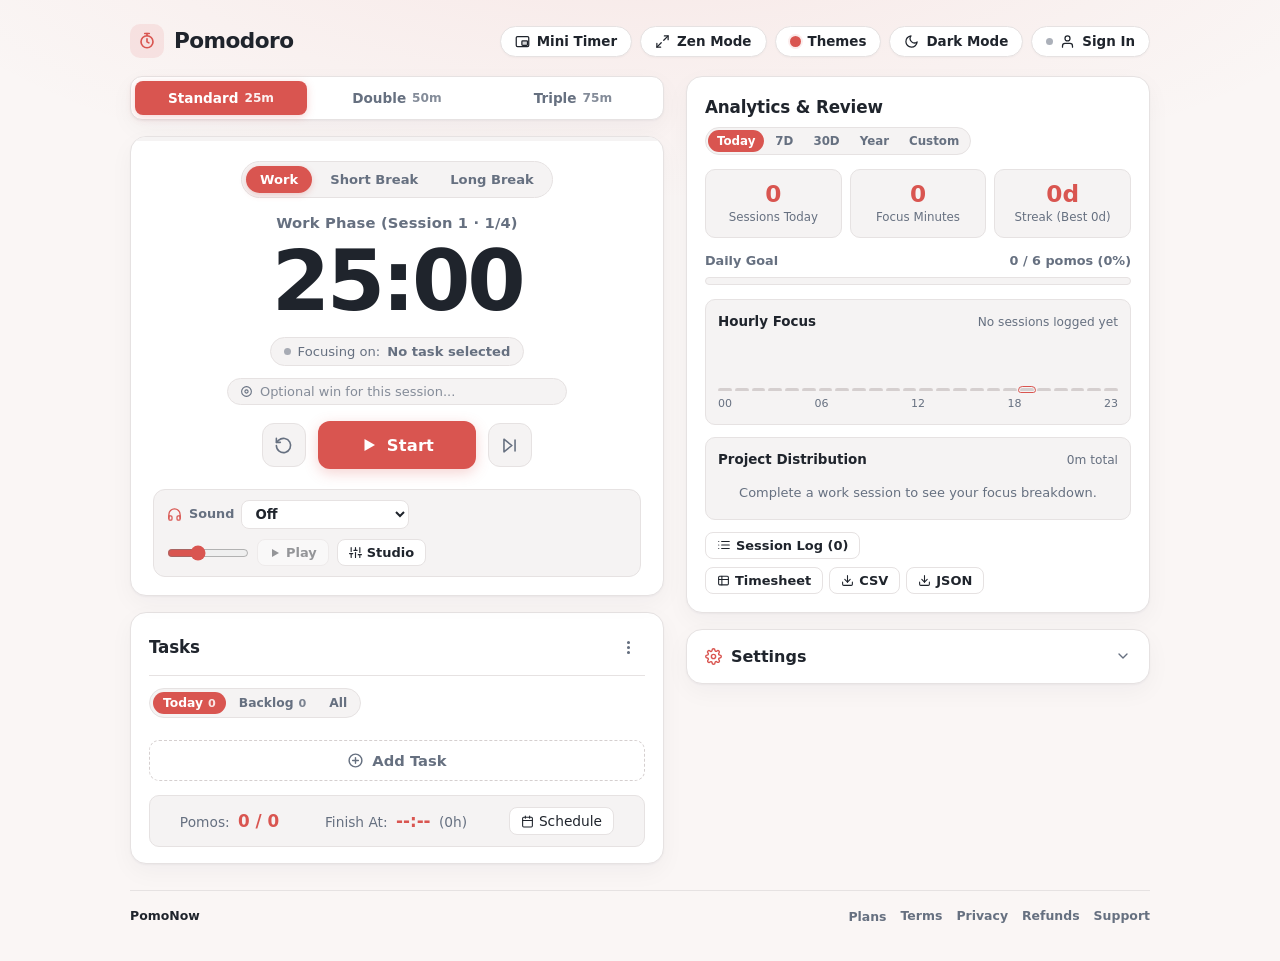
<file: index.html>
<!DOCTYPE html>
<html lang="en" data-theme="light" data-phase="work" data-palette="classic" data-timer-layout="clean" data-timer-font="sans" data-backdrop="glow" data-density="comfortable" data-motion="full">
<head>
  <meta charset="UTF-8">
  <meta name="viewport" content="width=device-width, initial-scale=1.0">
  <title>Pomodoro Clock</title>
  <link id="app-favicon" rel="icon" type="image/png" href="">
  <link rel="stylesheet" href="style.css">
</head>
<body>
  <div class="app-wrapper">
    <header class="app-header">
      <div class="brand">
        <span class="brand-mark" aria-hidden="true">
          <svg width="18" height="18" viewBox="0 0 24 24" fill="none" stroke="currentColor" stroke-width="2.2" stroke-linecap="round" stroke-linejoin="round">
            <circle cx="12" cy="13" r="8"></circle>
            <path d="M12 9v4l2.5 1.5"></path>
            <path d="M9 2h6"></path>
            <path d="M12 2v3"></path>
          </svg>
        </span>
        <h1>Pomodoro</h1>
      </div>
      <div class="header-controls">
        <button type="button" id="btn-pip-timer" class="header-pill-btn" data-pro-feature="mini-timer" title="Pop out Always-on-Top Mini Timer" aria-label="Pop out Mini Timer" aria-pressed="false">
          <span class="btn-icon" aria-hidden="true">
            <svg width="15" height="15" viewBox="0 0 24 24" fill="none" stroke="currentColor" stroke-width="2" stroke-linecap="round" stroke-linejoin="round">
              <rect x="2" y="4" width="20" height="16" rx="2"></rect>
              <rect x="11" y="11" width="9" height="7" rx="1.2" fill="currentColor" fill-opacity="0.2"></rect>
            </svg>
          </span>
          <span class="hide-on-mobile">Mini Timer</span>
        </button>
        <button type="button" id="btn-zen-mode" class="header-pill-btn" data-pro-feature="zen-mode" title="Enter Zen Focus Mode (Z)" aria-label="Enter Zen Focus Mode" aria-pressed="false">
          <span class="btn-icon" aria-hidden="true">
            <svg width="15" height="15" viewBox="0 0 24 24" fill="none" stroke="currentColor" stroke-width="2" stroke-linecap="round" stroke-linejoin="round">
              <polyline points="15 3 21 3 21 9"></polyline>
              <polyline points="9 21 3 21 3 15"></polyline>
              <line x1="21" y1="3" x2="14" y2="10"></line>
              <line x1="3" y1="21" x2="10" y2="14"></line>
            </svg>
          </span>
          <span class="hide-on-mobile">Zen Mode</span>
        </button>
        <button type="button" id="btn-appearance" class="header-pill-btn" title="Customize Themes &amp; Visuals" aria-label="Customize Themes &amp; Visuals">
          <span id="appearance-swatch-dot" class="appearance-swatch-dot" aria-hidden="true"></span>
          <span class="hide-on-mobile">Themes</span>
        </button>
        <button type="button" id="theme-toggle" class="header-pill-btn" title="Toggle Dark/Light Theme">
          <span id="theme-toggle-icon" class="btn-icon" aria-hidden="true">
            <svg width="15" height="15" viewBox="0 0 24 24" fill="none" stroke="currentColor" stroke-width="2" stroke-linecap="round" stroke-linejoin="round">
              <path d="M21 12.79A9 9 0 1 1 11.21 3 7 7 0 0 0 21 12.79z"></path>
            </svg>
          </span>
          <span id="theme-toggle-label" class="hide-on-mobile">Dark Mode</span>
        </button>
        <button type="button" id="btn-account" class="header-pill-btn account-pill-btn" title="Account, Cloud Sync &amp; Plan" aria-label="Account and Cloud Sync">
          <span id="account-status-dot" class="account-status-dot" aria-hidden="true"></span>
          <span class="btn-icon" aria-hidden="true">
            <svg width="15" height="15" viewBox="0 0 24 24" fill="none" stroke="currentColor" stroke-width="2" stroke-linecap="round" stroke-linejoin="round">
              <path d="M20 21v-2a4 4 0 0 0-4-4H8a4 4 0 0 0-4 4v2"></path>
              <circle cx="12" cy="7" r="4"></circle>
            </svg>
          </span>
          <span id="account-btn-label" class="hide-on-mobile">Sign In</span>
        </button>
      </div>
    </header>

    <main class="dashboard-grid">
      <div class="primary-column">
        <div class="intensity-modes" role="group" aria-label="Intensity Presets">
          <button type="button" class="mode-btn active" data-intensity="1" title="Standard: 25m Work / 5m Break">
            <span class="mode-name">Standard</span>
            <span class="mode-time">25m</span>
          </button>
          <button type="button" class="mode-btn" data-intensity="2" title="Double: 50m Work / 10m Break">
            <span class="mode-name">Double</span>
            <span class="mode-time">50m</span>
          </button>
          <button type="button" class="mode-btn" data-intensity="3" title="Triple: 75m Work / 15m Break">
            <span class="mode-name">Triple</span>
            <span class="mode-time">75m</span>
          </button>
        </div>

        <section class="timer-card">
          <div class="timer-progress-track">
            <div id="timer-progress-bar" class="timer-progress-bar"></div>
          </div>

          <div class="phase-tabs" role="tablist" aria-label="Timer Phase">
            <button type="button" class="phase-tab active" role="tab" aria-selected="true" data-phase="work">Work</button>
            <button type="button" class="phase-tab" role="tab" aria-selected="false" data-phase="shortBreak">Short Break</button>
            <button type="button" class="phase-tab" role="tab" aria-selected="false" data-phase="longBreak">Long Break</button>
          </div>

          <h2 id="timer-phase">Work Phase (Session 1 · 1/4)</h2>
          <div id="timer-clock-wrap" class="timer-clock-wrap">
            <svg id="timer-ring-svg" class="timer-ring-svg" viewBox="0 0 240 240" aria-hidden="true">
              <circle class="timer-ring-track" cx="120" cy="120" r="106"></circle>
              <circle id="timer-ring-progress" class="timer-ring-progress" cx="120" cy="120" r="106"></circle>
            </svg>
            <div class="time-display" id="time-display">25:00</div>
          </div>

          <button type="button" id="active-task-badge" class="active-task-pill is-empty" title="Active focus task">
            <span class="active-task-dot" aria-hidden="true"></span>
            <span class="active-task-prefix">Focusing on:</span>
            <span id="active-task-name" class="active-task-name">No task selected</span>
          </button>

          <div id="session-intent-wrap" class="session-intent-wrap">
            <span class="session-intent-icon" aria-hidden="true">
              <svg width="13" height="13" viewBox="0 0 24 24" fill="none" stroke="currentColor" stroke-width="2" stroke-linecap="round" stroke-linejoin="round">
                <circle cx="12" cy="12" r="9"></circle>
                <circle cx="12" cy="12" r="3"></circle>
              </svg>
            </span>
            <input type="text" id="session-intent-input" class="session-intent-input" maxlength="90" placeholder="Optional win for this session..." aria-label="Session intent" autocomplete="off">
            <button type="button" id="btn-clear-intent" class="session-intent-clear hidden" title="Clear session intent" aria-label="Clear session intent">
              <svg width="12" height="12" viewBox="0 0 24 24" fill="none" stroke="currentColor" stroke-width="2.2" stroke-linecap="round" stroke-linejoin="round" aria-hidden="true">
                <line x1="18" y1="6" x2="6" y2="18"></line>
                <line x1="6" y1="6" x2="18" y2="18"></line>
              </svg>
            </button>
          </div>

          <div class="timer-controls">
            <button type="button" id="btn-reset" class="icon-control-btn" title="Reset current phase" aria-label="Reset current phase">
              <svg width="19" height="19" viewBox="0 0 24 24" fill="none" stroke="currentColor" stroke-width="2" stroke-linecap="round" stroke-linejoin="round" aria-hidden="true">
                <path d="M3 12a9 9 0 1 0 3-6.7L3 8"></path>
                <path d="M3 3v5h5"></path>
              </svg>
            </button>
            <button type="button" id="btn-toggle-timer" class="primary-timer-btn" title="Start Timer (Space)" aria-pressed="false">
              <span id="timer-toggle-icon" class="btn-icon" aria-hidden="true">
                <svg width="18" height="18" viewBox="0 0 24 24" fill="currentColor" stroke="none">
                  <polygon points="6 4 20 12 6 20 6 4"></polygon>
                </svg>
              </span>
              <span id="timer-toggle-label">Start</span>
            </button>
            <button type="button" id="btn-skip" class="icon-control-btn" title="Skip to next phase" aria-label="Skip to next phase">
              <svg width="19" height="19" viewBox="0 0 24 24" fill="none" stroke="currentColor" stroke-width="2" stroke-linecap="round" stroke-linejoin="round" aria-hidden="true">
                <polygon points="5 4 15 12 5 20 5 4"></polygon>
                <line x1="19" y1="5" x2="19" y2="19"></line>
              </svg>
            </button>
          </div>

          <div id="pip-status-msg" class="inline-info-pill hidden" role="status" aria-live="polite"></div>
          <div id="focus-checkin-banner" class="focus-checkin-card hidden" aria-live="polite"></div>
          <div id="break-recovery-card" class="break-recovery-card hidden" aria-live="polite"></div>

          <div class="ambient-bar" aria-label="Sound Studio Controls">
            <div class="ambient-select-group">
              <span class="ambient-icon" aria-hidden="true">
                <svg width="15" height="15" viewBox="0 0 24 24" fill="none" stroke="currentColor" stroke-width="2" stroke-linecap="round" stroke-linejoin="round">
                  <path d="M3 18v-6a9 9 0 0 1 18 0v6"></path>
                  <path d="M21 19a2 2 0 0 1-2 2h-1a2 2 0 0 1-2-2v-3a2 2 0 0 1 2-2h3z"></path>
                  <path d="M3 19a2 2 0 0 0 2 2h1a2 2 0 0 0 2-2v-3a2 2 0 0 0-2-2H3z"></path>
                </svg>
              </span>
              <label for="ambient-select" class="ambient-label">Sound</label>
              <select id="ambient-select" class="ambient-select" title="Choose soundscape or preset">
                <option value="off">Off</option>
              </select>
            </div>
            <div class="ambient-controls-group">
              <input type="range" id="ambient-volume" min="0" max="1" step="0.05" value="0.35" title="Master ambient volume" aria-label="Master ambient volume">
              <button type="button" id="btn-ambient-toggle" class="small-btn ambient-play-btn" disabled>
                <span id="ambient-toggle-icon" class="btn-icon" aria-hidden="true">
                  <svg width="12" height="12" viewBox="0 0 24 24" fill="currentColor" stroke="none">
                    <polygon points="6 4 20 12 6 20 6 4"></polygon>
                  </svg>
                </span>
                <span id="ambient-toggle-label">Play</span>
              </button>
              <button type="button" id="btn-sound-studio" class="small-btn icon-label-btn studio-toggle-btn" data-pro-feature="sound-studio" title="Open Sound Studio multi-layer mixer" aria-expanded="false" aria-controls="sound-studio-panel">
                <svg width="13" height="13" viewBox="0 0 24 24" fill="none" stroke="currentColor" stroke-width="2.1" stroke-linecap="round" stroke-linejoin="round" aria-hidden="true">
                  <line x1="4" y1="21" x2="4" y2="14"></line>
                  <line x1="4" y1="10" x2="4" y2="3"></line>
                  <line x1="12" y1="21" x2="12" y2="12"></line>
                  <line x1="12" y1="8" x2="12" y2="3"></line>
                  <line x1="20" y1="21" x2="20" y2="16"></line>
                  <line x1="20" y1="12" x2="20" y2="3"></line>
                  <line x1="1" y1="14" x2="7" y2="14"></line>
                  <line x1="9" y1="8" x2="15" y2="8"></line>
                  <line x1="17" y1="16" x2="23" y2="16"></line>
                </svg>
                <span>Studio</span>
                <span id="studio-layer-badge" class="studio-layer-badge hidden">0</span>
              </button>
            </div>
          </div>

          <div id="sound-studio-panel" class="sound-studio-panel hidden" aria-label="Sound Studio Mixer">
            <div class="studio-header">
              <span class="studio-title">Sound Studio Mixer</span>
              <div class="studio-header-actions">
                <button type="button" id="btn-studio-save-preset" class="small-btn" title="Save current mix as a preset">+ Save Mix</button>
                <button type="button" id="btn-studio-clear" class="small-btn" title="Turn off all layers">Clear</button>
              </div>
            </div>

            <div id="studio-save-row" class="studio-save-row hidden">
              <input type="text" id="studio-preset-name" class="studio-preset-input" maxlength="28" placeholder="Preset name (e.g. Late Night)" autocomplete="off">
              <button type="button" id="btn-studio-confirm-save" class="solid-btn studio-save-confirm">Save</button>
              <button type="button" id="btn-studio-cancel-save" class="text-btn studio-save-cancel">Cancel</button>
            </div>

            <div id="studio-presets-row" class="studio-presets-row" aria-label="Audio Presets"></div>
            <div id="studio-mixer-grid" class="studio-mixer-grid"></div>
          </div>
        </section>

        <section class="task-section">
          <div class="task-header-main">
            <div class="task-header-left">
              <h3>Tasks</h3>
              <select id="project-filter" class="project-filter hidden" aria-label="Filter tasks by project" title="Filter by project">
                <option value="">All Projects</option>
              </select>
            </div>
            <div class="dropdown-wrapper">
              <button type="button" id="btn-task-options" class="task-opt-btn" title="Task Options" aria-label="Task Options">
                <svg width="17" height="17" viewBox="0 0 24 24" fill="none" stroke="currentColor" stroke-width="2" stroke-linecap="round" stroke-linejoin="round" aria-hidden="true">
                  <circle cx="12" cy="5" r="1.2" fill="currentColor"></circle>
                  <circle cx="12" cy="12" r="1.2" fill="currentColor"></circle>
                  <circle cx="12" cy="19" r="1.2" fill="currentColor"></circle>
                </svg>
              </button>
              <ul id="task-dropdown-menu" class="task-dropdown-menu hidden">
                <li id="menu-clear-finished">
                  <svg width="15" height="15" viewBox="0 0 24 24" fill="none" stroke="currentColor" stroke-width="2" stroke-linecap="round" stroke-linejoin="round" aria-hidden="true">
                    <polyline points="9 11 12 14 22 4"></polyline>
                    <path d="M21 12v7a2 2 0 0 1-2 2H5a2 2 0 0 1-2-2V5a2 2 0 0 1 2-2h11"></path>
                  </svg>
                  <span>Clear Finished Tasks</span>
                </li>
                <li id="menu-clear-act">
                  <svg width="15" height="15" viewBox="0 0 24 24" fill="none" stroke="currentColor" stroke-width="2" stroke-linecap="round" stroke-linejoin="round" aria-hidden="true">
                    <path d="M3 12a9 9 0 1 0 3-6.7L3 8"></path>
                    <path d="M3 3v5h5"></path>
                  </svg>
                  <span>Reset Task Count</span>
                </li>
                <li id="menu-uncheck-all">
                  <svg width="15" height="15" viewBox="0 0 24 24" fill="none" stroke="currentColor" stroke-width="2" stroke-linecap="round" stroke-linejoin="round" aria-hidden="true">
                    <circle cx="12" cy="12" r="9"></circle>
                    <path d="M9 12l2 2 4-4"></path>
                  </svg>
                  <span>Uncheck All Tasks</span>
                </li>
                <li id="menu-delete-all" class="menu-item-danger">
                  <svg width="15" height="15" viewBox="0 0 24 24" fill="none" stroke="currentColor" stroke-width="2" stroke-linecap="round" stroke-linejoin="round" aria-hidden="true">
                    <polyline points="3 6 5 6 21 6"></polyline>
                    <path d="M19 6l-1 14a2 2 0 0 1-2 2H8a2 2 0 0 1-2-2L5 6"></path>
                    <path d="M10 11v6"></path>
                    <path d="M14 11v6"></path>
                    <path d="M9 6V4a1 1 0 0 1 1-1h4a1 1 0 0 1 1 1v2"></path>
                  </svg>
                  <span>Delete All Tasks</span>
                </li>
                <li id="menu-reset-all" class="menu-item-danger">
                  <svg width="15" height="15" viewBox="0 0 24 24" fill="none" stroke="currentColor" stroke-width="2" stroke-linecap="round" stroke-linejoin="round" aria-hidden="true">
                    <path d="M10.29 3.86L1.82 18a2 2 0 0 0 1.71 3h16.94a2 2 0 0 0 1.71-3L13.71 3.86a2 2 0 0 0-3.42 0z"></path>
                    <line x1="12" y1="9" x2="12" y2="13"></line>
                    <line x1="12" y1="17" x2="12.01" y2="17"></line>
                  </svg>
                  <span>Reset All (Total)</span>
                </li>
              </ul>
            </div>
          </div>

          <div class="task-bucket-tabs" role="tablist" aria-label="Task Plan View">
            <button type="button" class="task-bucket-tab active" role="tab" aria-selected="true" data-bucket="today">Today <span id="bucket-count-today" class="bucket-count">0</span></button>
            <button type="button" class="task-bucket-tab" role="tab" aria-selected="false" data-bucket="backlog" data-pro-feature="backlog">Backlog <span id="bucket-count-backlog" class="bucket-count">0</span></button>
            <button type="button" class="task-bucket-tab" role="tab" aria-selected="false" data-bucket="all" data-pro-feature="backlog">All</button>
          </div>

          <ul id="task-list" class="task-list"></ul>

          <button type="button" id="btn-show-add-task" class="dashed-btn">
            <svg width="17" height="17" viewBox="0 0 24 24" fill="none" stroke="currentColor" stroke-width="2" stroke-linecap="round" stroke-linejoin="round" aria-hidden="true">
              <circle cx="12" cy="12" r="9"></circle>
              <line x1="12" y1="8" x2="12" y2="16"></line>
              <line x1="8" y1="12" x2="16" y2="12"></line>
            </svg>
            <span>Add Task</span>
          </button>

          <div id="add-task-container" class="add-task-container hidden">
            <input type="text" id="task-title" class="task-title-input" placeholder="What are you working on?" autocomplete="off" required>

            <div class="task-form-details">
              <div class="task-planning-row">
                <div class="est-pomo-wrapper">
                  <label for="task-est">Est Pomodoros</label>
                  <input type="number" id="task-est" class="task-est-input" min="1" step="1" placeholder="1" title="Optional">
                </div>
                <div class="est-pomo-wrapper">
                  <label for="task-bucket">Plan</label>
                  <select id="task-bucket" class="settings-select task-plan-select" title="Assign to Today or Backlog">
                    <option value="today">Today</option>
                    <option value="backlog">Backlog</option>
                  </select>
                </div>
                <div class="est-pomo-wrapper">
                  <label for="task-recurrence" data-pro-feature="recurrence">Repeat</label>
                  <select id="task-recurrence" class="settings-select task-plan-select" title="Auto-repeat completed task on schedule">
                    <option value="none">One-time</option>
                    <option value="daily">Daily</option>
                    <option value="weekdays">Weekdays</option>
                    <option value="weekly">Weekly</option>
                  </select>
                </div>
              </div>

              <div class="extra-fields-toggles">
                <button type="button" id="btn-add-subtasks" class="link-btn" data-pro-feature="subtasks">+ Subtasks</button>
                <button type="button" id="btn-add-note" class="link-btn">+ Add Note</button>
                <button type="button" id="btn-add-project" class="link-btn">+ Add Project</button>
              </div>

              <textarea id="task-subtasks" class="task-extra-input hidden" placeholder="Subtasks (one step per line)..."></textarea>
              <textarea id="task-note" class="task-extra-input hidden" placeholder="Some notes..."></textarea>
              <input type="text" id="task-project" class="task-extra-input hidden" placeholder="Project name (e.g. Work)">
            </div>

            <div class="task-form-actions">
              <div></div>
              <div class="action-right-group">
                <button type="button" id="btn-cancel-task" class="text-btn">Cancel</button>
                <button type="button" id="btn-save-task" class="solid-btn">Save</button>
              </div>
            </div>
          </div>

          <div class="task-summary-footer">
            <span id="summary-pomos">Pomos: <strong>0 / 0</strong></span>
            <span id="summary-finish">Finish At: <strong>--:--</strong> (0h)</span>
            <button type="button" id="btn-toggle-timeline" class="small-btn icon-label-btn" data-pro-feature="timeline" aria-expanded="false" title="Show today's visual time-blocking timeline">
              <svg width="13" height="13" viewBox="0 0 24 24" fill="none" stroke="currentColor" stroke-width="2" stroke-linecap="round" stroke-linejoin="round" aria-hidden="true">
                <rect x="3" y="4" width="18" height="18" rx="2"></rect>
                <line x1="16" y1="2" x2="16" y2="6"></line>
                <line x1="8" y1="2" x2="8" y2="6"></line>
                <line x1="3" y1="10" x2="21" y2="10"></line>
              </svg>
              <span>Schedule</span>
            </button>
          </div>

          <div id="day-timeline-panel" class="day-timeline-panel hidden" aria-label="Time-Blocking Day Schedule">
            <div class="timeline-blocker-row">
              <label class="toggle-label timeline-blocker-toggle" title="Reserve a lunch or calendar break around which Pomodoros are scheduled">
                <input type="checkbox" id="toggle-break-block">
                <span>Block Break</span>
              </label>
              <div class="timeline-blocker-inputs">
                <input type="time" id="break-block-start" value="12:00" aria-label="Blocked break start time" title="Start time">
                <input type="number" id="break-block-mins" min="5" max="240" step="5" value="45" aria-label="Blocked break duration in minutes" title="Duration (mins)">
                <span class="timeline-mins-unit">m</span>
              </div>
            </div>
            <ul id="day-timeline-list" class="day-timeline-list"></ul>
          </div>
        </section>
      </div>

      <div class="secondary-column">
        <section class="stats-card">
          <div class="analytics-header">
            <h3>Analytics &amp; Review</h3>
            <div class="analytics-range-tabs" role="tablist" aria-label="Analytics Range">
              <button type="button" class="range-tab active" role="tab" aria-selected="true" data-range="today">Today</button>
              <button type="button" class="range-tab" role="tab" aria-selected="false" data-range="week">7D</button>
              <button type="button" class="range-tab" role="tab" aria-selected="false" data-range="month" data-pro-feature="analytics-ranges">30D</button>
              <button type="button" class="range-tab" role="tab" aria-selected="false" data-range="year" data-pro-feature="analytics-ranges">Year</button>
              <button type="button" class="range-tab" role="tab" aria-selected="false" data-range="custom" data-pro-feature="analytics-ranges">Custom</button>
            </div>
          </div>

          <div id="custom-range-bar" class="custom-range-bar hidden" aria-label="Custom Date Range">
            <label class="custom-date-field">
              <span>From</span>
              <input type="date" id="analytics-date-from">
            </label>
            <label class="custom-date-field">
              <span>To</span>
              <input type="date" id="analytics-date-to">
            </label>
          </div>

          <div class="stats-grid">
            <div class="stat-box">
              <span class="stat-value" id="stat-sessions">0</span>
              <span class="stat-label" id="stat-sessions-label">Sessions Today</span>
            </div>
            <div class="stat-box">
              <span class="stat-value" id="stat-minutes">0</span>
              <span class="stat-label" id="stat-minutes-label">Focus Minutes</span>
            </div>
            <div class="stat-box">
              <span class="stat-value" id="stat-streak">0d</span>
              <span class="stat-label" id="stat-streak-label">Streak (Best 0d)</span>
            </div>
          </div>

          <div class="goal-progress-block">
            <div class="goal-progress-header">
              <span id="goal-label-text">Daily Goal</span>
              <span id="goal-status-text">0 / 6 pomos (0%)</span>
            </div>
            <div class="goal-progress-track">
              <div id="goal-progress-bar" class="goal-progress-bar"></div>
            </div>
          </div>

          <div id="focus-quality-bar" class="focus-quality-bar hidden" aria-live="polite"></div>
          <div id="pro-insights-bar" class="pro-insights-bar hidden" aria-live="polite"></div>

          <div class="analytics-subcard">
            <div class="analytics-subcard-header">
              <span class="subcard-title" id="chart-title">Hourly Focus</span>
              <span class="subcard-meta" id="chart-meta">No sessions yet</span>
            </div>
            <div id="analytics-chart" class="analytics-chart" aria-live="polite"></div>
          </div>

          <div class="analytics-subcard">
            <div class="analytics-subcard-header">
              <span class="subcard-title">Project Distribution</span>
              <span class="subcard-meta" id="project-breakdown-meta">0m total</span>
            </div>
            <div id="project-stacked-bar" class="project-stacked-bar hidden"></div>
            <ul id="project-breakdown-list" class="project-breakdown-list"></ul>
          </div>

          <div class="analytics-footer">
            <div class="analytics-footer-bar">
              <button type="button" id="btn-toggle-session-log" class="small-btn icon-label-btn" aria-expanded="false">
                <svg width="14" height="14" viewBox="0 0 24 24" fill="none" stroke="currentColor" stroke-width="2" stroke-linecap="round" stroke-linejoin="round" aria-hidden="true">
                  <line x1="8" y1="6" x2="21" y2="6"></line>
                  <line x1="8" y1="12" x2="21" y2="12"></line>
                  <line x1="8" y1="18" x2="21" y2="18"></line>
                  <line x1="3" y1="6" x2="3.01" y2="6"></line>
                  <line x1="3" y1="12" x2="3.01" y2="12"></line>
                  <line x1="3" y1="18" x2="3.01" y2="18"></line>
                </svg>
                <span id="session-log-label">Session Log (0)</span>
              </button>
              <div class="export-actions">
                <button type="button" id="btn-export-timesheet" class="small-btn icon-label-btn" data-pro-feature="timesheet" title="Export project summary timesheet CSV for selected range">
                  <svg width="13" height="13" viewBox="0 0 24 24" fill="none" stroke="currentColor" stroke-width="2" stroke-linecap="round" stroke-linejoin="round" aria-hidden="true">
                    <rect x="3" y="4" width="18" height="16" rx="2"></rect>
                    <line x1="3" y1="10" x2="21" y2="10"></line>
                    <line x1="9" y1="4" x2="9" y2="20"></line>
                  </svg>
                  <span>Timesheet</span>
                </button>
                <button type="button" id="btn-export-csv" class="small-btn icon-label-btn" title="Export completed session logs as CSV">
                  <svg width="13" height="13" viewBox="0 0 24 24" fill="none" stroke="currentColor" stroke-width="2" stroke-linecap="round" stroke-linejoin="round" aria-hidden="true">
                    <path d="M21 15v4a2 2 0 0 1-2 2H5a2 2 0 0 1-2-2v-4"></path>
                    <polyline points="7 10 12 15 17 10"></polyline>
                    <line x1="12" y1="15" x2="12" y2="3"></line>
                  </svg>
                  <span>CSV</span>
                </button>
                <button type="button" id="btn-export-json" class="small-btn icon-label-btn" title="Export sessions and daily summary as JSON">
                  <svg width="13" height="13" viewBox="0 0 24 24" fill="none" stroke="currentColor" stroke-width="2" stroke-linecap="round" stroke-linejoin="round" aria-hidden="true">
                    <path d="M21 15v4a2 2 0 0 1-2 2H5a2 2 0 0 1-2-2v-4"></path>
                    <polyline points="7 10 12 15 17 10"></polyline>
                    <line x1="12" y1="15" x2="12" y2="3"></line>
                  </svg>
                  <span>JSON</span>
                </button>
              </div>
            </div>
            <div id="analytics-export-status" class="export-status hidden" aria-live="polite"></div>
            <ul id="session-log-list" class="session-log-list hidden"></ul>
          </div>
        </section>

        <details id="settings-accordion" class="settings-accordion" title="Click to open settings">
          <summary class="settings-summary">
            <span class="settings-summary-left">
              <svg width="17" height="17" viewBox="0 0 24 24" fill="none" stroke="currentColor" stroke-width="2" stroke-linecap="round" stroke-linejoin="round" aria-hidden="true">
                <circle cx="12" cy="12" r="3"></circle>
                <path d="M19.4 15a1.65 1.65 0 0 0 .33 1.82l.06.06a2 2 0 1 1-2.83 2.83l-.06-.06a1.65 1.65 0 0 0-1.82-.33 1.65 1.65 0 0 0-1 1.51V21a2 2 0 0 1-4 0v-.09A1.65 1.65 0 0 0 9 19.4a1.65 1.65 0 0 0-1.82.33l-.06.06a2 2 0 1 1-2.83-2.83l.06-.06a1.65 1.65 0 0 0 .33-1.82 1.65 1.65 0 0 0-1.51-1H3a2 2 0 0 1 0-4h.09A1.65 1.65 0 0 0 4.6 9a1.65 1.65 0 0 0-.33-1.82l-.06-.06a2 2 0 1 1 2.83-2.83l.06.06a1.65 1.65 0 0 0 1.82.33H9a1.65 1.65 0 0 0 1-1.51V3a2 2 0 0 1 4 0v.09a1.65 1.65 0 0 0 1 1.51 1.65 1.65 0 0 0 1.82-.33l.06-.06a2 2 0 1 1 2.83 2.83l-.06.06a1.65 1.65 0 0 0-.33 1.82V9a1.65 1.65 0 0 0 1.51 1H21a2 2 0 0 1 0 4h-.09a1.65 1.65 0 0 0-1.51 1z"></path>
              </svg>
              <span>Settings</span>
            </span>
            <svg class="settings-chevron" width="16" height="16" viewBox="0 0 24 24" fill="none" stroke="currentColor" stroke-width="2" stroke-linecap="round" stroke-linejoin="round" aria-hidden="true">
              <polyline points="6 9 12 15 18 9"></polyline>
            </svg>
          </summary>

          <div class="settings-content">
            <div id="appearance-settings-group" class="settings-group appearance-settings-group">
              <div class="settings-group-label">Appearance &amp; Visuals</div>
              <div class="settings-row settings-row-col">
                <span class="settings-sublabel">Color Theme</span>
                <div id="palette-picker" class="palette-picker" role="group" aria-label="Color Theme">
                  <button type="button" class="palette-btn active" data-palette="classic" aria-pressed="true" title="Pomodoro Classic">
                    <span class="palette-dot palette-dot-classic" aria-hidden="true"></span>
                    <span>Pomodoro</span>
                  </button>
                  <button type="button" class="palette-btn" data-palette="nordic" data-pro-feature="themes" aria-pressed="false" title="Nordic Indigo">
                    <span class="palette-dot palette-dot-nordic" aria-hidden="true"></span>
                    <span>Nordic</span>
                  </button>
                  <button type="button" class="palette-btn" data-palette="matcha" data-pro-feature="themes" aria-pressed="false" title="Matcha Botanical">
                    <span class="palette-dot palette-dot-matcha" aria-hidden="true"></span>
                    <span>Matcha</span>
                  </button>
                  <button type="button" class="palette-btn" data-palette="sunset" data-pro-feature="themes" aria-pressed="false" title="Amber Dusk">
                    <span class="palette-dot palette-dot-sunset" aria-hidden="true"></span>
                    <span>Sunset</span>
                  </button>
                  <button type="button" class="palette-btn" data-palette="mono" data-pro-feature="themes" aria-pressed="false" title="Minimal Ink">
                    <span class="palette-dot palette-dot-mono" aria-hidden="true"></span>
                    <span>Minimal</span>
                  </button>
                </div>
              </div>
              <div class="settings-row settings-row-wrap">
                <span class="settings-sublabel">Clock Display</span>
                <div id="timer-layout-picker" class="segmented-choice" role="group" aria-label="Clock Display">
                  <button type="button" class="choice-btn active" data-timer-layout="clean" aria-pressed="true">Clean</button>
                  <button type="button" class="choice-btn" data-timer-layout="ring" data-pro-feature="themes" aria-pressed="false">Ring</button>
                </div>
              </div>
              <div class="settings-row settings-row-wrap">
                <span class="settings-sublabel">Clock Font</span>
                <div id="timer-font-picker" class="segmented-choice" role="group" aria-label="Clock Font">
                  <button type="button" class="choice-btn active" data-timer-font="sans" aria-pressed="true">Sans</button>
                  <button type="button" class="choice-btn" data-timer-font="mono" data-pro-feature="themes" aria-pressed="false">Mono</button>
                  <button type="button" class="choice-btn" data-timer-font="serif" data-pro-feature="themes" aria-pressed="false">Serif</button>
                </div>
              </div>
              <div class="settings-row settings-row-wrap">
                <span class="settings-sublabel">Backdrop</span>
                <div id="backdrop-style-picker" class="segmented-choice" role="group" aria-label="Backdrop Style">
                  <button type="button" class="choice-btn active" data-backdrop="glow" aria-pressed="true">Soft Glow</button>
                  <button type="button" class="choice-btn" data-backdrop="aurora" data-pro-feature="themes" aria-pressed="false">Aurora</button>
                  <button type="button" class="choice-btn" data-backdrop="minimal" aria-pressed="false">Flat</button>
                </div>
              </div>
              <div class="settings-row">
                <label class="toggle-label" title="Tighten card padding and gaps for compact viewports">
                  <input type="checkbox" id="toggle-compact-ui">
                  <span>Compact Layout</span>
                </label>
              </div>
              <div class="settings-row">
                <label class="toggle-label" title="Disable decorative transitions, glow pulses, and breathing scale motion">
                  <input type="checkbox" id="toggle-reduced-motion">
                  <span>Reduce Motion</span>
                </label>
              </div>
            </div>

            <div class="settings-group">
              <div class="settings-group-label">Timer Durations</div>
              <div class="settings-row">
                <div class="duration-grid">
                  <div class="duration-field">
                    <label for="setting-work-mins">Work (m)</label>
                    <input type="number" id="setting-work-mins" min="1" max="180" step="1" value="25">
                  </div>
                  <div class="duration-field">
                    <label for="setting-short-mins">Short (m)</label>
                    <input type="number" id="setting-short-mins" min="1" max="60" step="1" value="5">
                  </div>
                  <div class="duration-field">
                    <label for="setting-long-mins">Long (m)</label>
                    <input type="number" id="setting-long-mins" min="1" max="90" step="1" value="15">
                  </div>
                  <div class="duration-field">
                    <label for="setting-long-interval">Long After</label>
                    <input type="number" id="setting-long-interval" min="1" max="12" step="1" value="4" title="Work sessions before long break">
                  </div>
                </div>
              </div>
            </div>

            <div class="settings-group">
              <div class="settings-group-label">Audio &amp; Alerts</div>
              <div class="settings-row">
                <label for="setting-alarm-sound">Alert Chime</label>
                <select id="setting-alarm-sound" class="settings-select" title="Choose timer completion alert sound">
                  <option value="bell">Warm Bell</option>
                  <option value="digital">Digital Beep</option>
                  <option value="gong">Soft Gong</option>
                  <option value="marimba">Wooden Marimba</option>
                </select>
              </div>
              <div class="settings-row">
                <label for="volume-slider">Alarm Volume</label>
                <div class="volume-control">
                  <input type="range" id="volume-slider" min="0" max="1" step="0.1" value="0.5" title="Adjust volume">
                  <button type="button" id="btn-test-sound" class="small-btn" title="Test alarm sound">Test</button>
                </div>
              </div>
              <div class="settings-row settings-row-wrap">
                <label class="toggle-label" title="Play a soft ticking sound during running work sessions">
                  <input type="checkbox" id="toggle-ticking">
                  <span>Ticking Sound (Work)</span>
                </label>
                <div class="volume-control">
                  <input type="range" id="ticking-volume-slider" min="0" max="1" step="0.05" value="0.3" title="Ticking volume" aria-label="Ticking volume">
                  <button type="button" id="btn-test-tick" class="small-btn" title="Test ticking sound">Test</button>
                </div>
              </div>
              <div class="settings-row">
                <label class="toggle-label" title="Automatically play selected soundscape only while Work timer is running">
                  <input type="checkbox" id="toggle-ambient-work-only">
                  <span>Ambient During Work Only</span>
                </label>
              </div>
              <div class="settings-row">
                <label class="toggle-label" title="Gently fade ambient sound in and out on start or pause">
                  <input type="checkbox" id="toggle-ambient-fade">
                  <span>Smooth Fade In / Out</span>
                </label>
              </div>
              <div class="settings-row">
                <label class="toggle-label" title="Lower ambient sound temporarily when the alert chime plays">
                  <input type="checkbox" id="toggle-ambient-duck">
                  <span>Duck Audio on Alert Chime</span>
                </label>
              </div>
            </div>

            <div class="settings-group">
              <div class="settings-group-label">Workflow &amp; Goals</div>
              <div class="settings-row">
                <label for="setting-daily-goal">Daily Focus Goal (pomos)</label>
                <input type="number" id="setting-daily-goal" class="small-number-input" min="1" max="30" step="1" value="6" title="Target work sessions per day for streak and progress">
              </div>
              <div class="settings-row settings-row-col">
                <span class="settings-sublabel" data-pro-feature="streak-protection">Rest Days (Won't break your streak)</span>
                <div id="rest-days-selector" class="rest-days-selector" role="group" aria-label="Rest Days">
                  <button type="button" class="rest-day-btn" data-day="0" aria-pressed="false">Sun</button>
                  <button type="button" class="rest-day-btn" data-day="1" aria-pressed="false">Mon</button>
                  <button type="button" class="rest-day-btn" data-day="2" aria-pressed="false">Tue</button>
                  <button type="button" class="rest-day-btn" data-day="3" aria-pressed="false">Wed</button>
                  <button type="button" class="rest-day-btn" data-day="4" aria-pressed="false">Thu</button>
                  <button type="button" class="rest-day-btn" data-day="5" aria-pressed="false">Fri</button>
                  <button type="button" class="rest-day-btn" data-day="6" aria-pressed="false">Sat</button>
                </div>
              </div>
              <div class="settings-row">
                <label class="toggle-label" data-pro-feature="streak-protection" title="Bridge up to 1 missed workday every 7 days automatically">
                  <input type="checkbox" id="toggle-streak-freeze">
                  <span>Auto Streak Freeze (1/wk)</span>
                </label>
              </div>
              <div class="settings-row">
                <label class="toggle-label" title="Show desktop pop-ups when timer finishes">
                  <input type="checkbox" id="toggle-notif">
                  <span>Desktop Notifications</span>
                </label>
              </div>
              <div class="settings-row">
                <label class="toggle-label" title="Automatically start breaks when work finishes">
                  <input type="checkbox" id="toggle-autostart">
                  <span>Auto-start Breaks</span>
                </label>
              </div>
              <div class="settings-row">
                <label class="toggle-label" title="Automatically start work when break finishes">
                  <input type="checkbox" id="toggle-autostart-work">
                  <span>Auto-start Pomodoros</span>
                </label>
              </div>
              <div class="settings-row">
                <label class="toggle-label" title="Automatically select the next unfinished task when completing the active task">
                  <input type="checkbox" id="toggle-autoswitch-task">
                  <span>Auto-switch Active Task</span>
                </label>
              </div>
              <div class="settings-row">
                <label class="toggle-label" title="Show 4-7-8 breathing, 20-20-20 eye rest, and stretch prompts during breaks">
                  <input type="checkbox" id="toggle-guided-breaks">
                  <span>Guided Break Exercises</span>
                </label>
              </div>
            </div>

            <div class="settings-group">
              <div class="settings-group-label">Account &amp; Plan</div>
              <div class="settings-row settings-row-wrap">
                <div class="settings-account-summary">
                  <span id="settings-account-email" class="settings-sublabel">Guest Mode (Local only)</span>
                  <span id="settings-plan-badge" class="plan-pill-badge">Free · Beta Access</span>
                </div>
                <div class="workspace-backup-actions">
                  <button type="button" id="btn-settings-account" class="small-btn">Account / Sync</button>
                  <button type="button" id="btn-open-upgrade" class="small-btn plan-upgrade-trigger">Plans</button>
                </div>
              </div>
              <div id="settings-sync-status" class="settings-sync-meta">Local storage active (Vercel + Supabase optional for cloud sync)</div>
            </div>
          </div>
        </details>
      </div>
    </main>

    <footer class="app-footer">
      <span class="footer-brand">PomoNow</span>
      <nav class="footer-links" aria-label="Footer navigation">
        <button type="button" id="btn-footer-plans" class="footer-link-btn">Plans</button>
        <a href="./terms.html">Terms</a>
        <a href="./privacy.html">Privacy</a>
        <a href="./refund.html">Refunds</a>
        <a href="mailto:aripuspondaru@gmail.com">Support</a>
      </nav>
    </footer>
  </div>

  <!-- Zen Full-Screen Focus Overlay -->
  <div id="zen-overlay" class="zen-overlay hidden" role="dialog" aria-modal="true" aria-labelledby="zen-phase-label">
    <div class="zen-progress-track">
      <div id="zen-progress-bar" class="zen-progress-bar"></div>
    </div>

    <div class="zen-topbar">
      <div class="zen-phase-tabs" role="tablist" aria-label="Zen Phase">
        <button type="button" class="zen-phase-tab active" data-phase="work">Work</button>
        <button type="button" class="zen-phase-tab" data-phase="shortBreak">Short Break</button>
        <button type="button" class="zen-phase-tab" data-phase="longBreak">Long Break</button>
      </div>
      <div class="zen-topbar-actions">
        <button type="button" id="zen-btn-ambient" class="header-pill-btn" title="Toggle Soundscape">
          <span class="btn-icon" aria-hidden="true">
            <svg width="14" height="14" viewBox="0 0 24 24" fill="none" stroke="currentColor" stroke-width="2" stroke-linecap="round" stroke-linejoin="round">
              <path d="M3 18v-6a9 9 0 0 1 18 0v6"></path>
              <path d="M21 19a2 2 0 0 1-2 2h-1a2 2 0 0 1-2-2v-3a2 2 0 0 1 2-2h3z"></path>
              <path d="M3 19a2 2 0 0 0 2 2h1a2 2 0 0 0 2-2v-3a2 2 0 0 0-2-2H3z"></path>
            </svg>
          </span>
          <span id="zen-ambient-label">Sound: Off</span>
        </button>
        <button type="button" id="zen-btn-pip" class="header-pill-btn" title="Pop out Mini Timer">
          <span class="btn-icon" aria-hidden="true">
            <svg width="14" height="14" viewBox="0 0 24 24" fill="none" stroke="currentColor" stroke-width="2" stroke-linecap="round" stroke-linejoin="round">
              <rect x="2" y="4" width="20" height="16" rx="2"></rect>
              <rect x="11" y="11" width="9" height="7" rx="1.2" fill="currentColor" fill-opacity="0.2"></rect>
            </svg>
          </span>
          <span class="hide-on-mobile">Mini</span>
        </button>
        <button type="button" id="zen-btn-fullscreen" class="header-pill-btn" title="Toggle Browser Fullscreen">
          <span class="btn-icon" aria-hidden="true">
            <svg width="14" height="14" viewBox="0 0 24 24" fill="none" stroke="currentColor" stroke-width="2" stroke-linecap="round" stroke-linejoin="round">
              <path d="M8 3H5a2 2 0 0 0-2 2v3m18 0V5a2 2 0 0 0-2-2h-3m0 18h3a2 2 0 0 0 2-2v-3M3 16v3a2 2 0 0 0 2 2h3"></path>
            </svg>
          </span>
          <span id="zen-fullscreen-label" class="hide-on-mobile">Fullscreen</span>
        </button>
        <button type="button" id="zen-btn-exit" class="header-pill-btn zen-exit-btn" title="Exit Zen Mode (Esc)" aria-label="Exit Zen Mode">
          <span class="btn-icon" aria-hidden="true">
            <svg width="15" height="15" viewBox="0 0 24 24" fill="none" stroke="currentColor" stroke-width="2.2" stroke-linecap="round" stroke-linejoin="round">
              <line x1="18" y1="6" x2="6" y2="18"></line>
              <line x1="6" y1="6" x2="18" y2="18"></line>
            </svg>
          </span>
          <span>Exit</span>
        </button>
      </div>
    </div>

    <div class="zen-stage">
      <div id="zen-phase-label" class="zen-phase-label">Work Phase (Session 1 · 1/4)</div>
      <div class="zen-clock-wrap">
        <svg id="zen-ring-svg" class="timer-ring-svg zen-ring-svg" viewBox="0 0 320 320" aria-hidden="true">
          <circle class="timer-ring-track" cx="160" cy="160" r="146"></circle>
          <circle id="zen-ring-progress" class="timer-ring-progress" cx="160" cy="160" r="146"></circle>
        </svg>
        <div id="zen-time-display" class="zen-time-display">25:00</div>
      </div>

      <div id="zen-task-pill" class="active-task-pill is-empty zen-task-pill">
        <span class="active-task-dot" aria-hidden="true"></span>
        <span class="active-task-prefix">Focusing on:</span>
        <span id="zen-task-name" class="active-task-name">No task selected</span>
      </div>

      <p id="zen-intent-display" class="zen-intent-display hidden"></p>

      <div class="zen-controls">
        <button type="button" id="zen-btn-reset" class="icon-control-btn" title="Reset current phase" aria-label="Reset current phase">
          <svg width="19" height="19" viewBox="0 0 24 24" fill="none" stroke="currentColor" stroke-width="2" stroke-linecap="round" stroke-linejoin="round" aria-hidden="true">
            <path d="M3 12a9 9 0 1 0 3-6.7L3 8"></path>
            <path d="M3 3v5h5"></path>
          </svg>
        </button>
        <button type="button" id="zen-btn-toggle" class="primary-timer-btn zen-primary-btn" title="Start Timer (Space)" aria-pressed="false">
          <span id="zen-toggle-icon" class="btn-icon" aria-hidden="true">
            <svg width="18" height="18" viewBox="0 0 24 24" fill="currentColor" stroke="none">
              <polygon points="6 4 20 12 6 20 6 4"></polygon>
            </svg>
          </span>
          <span id="zen-toggle-label">Start</span>
        </button>
        <button type="button" id="zen-btn-skip" class="icon-control-btn" title="Skip to next phase" aria-label="Skip to next phase">
          <svg width="19" height="19" viewBox="0 0 24 24" fill="none" stroke="currentColor" stroke-width="2" stroke-linecap="round" stroke-linejoin="round" aria-hidden="true">
            <polygon points="5 4 15 12 5 20 5 4"></polygon>
            <line x1="19" y1="5" x2="19" y2="19"></line>
          </svg>
        </button>
      </div>

      <div id="zen-checkin-banner" class="focus-checkin-card zen-subcard hidden" aria-live="polite"></div>
      <div id="zen-break-guide" class="break-recovery-card zen-subcard hidden" aria-live="polite"></div>
    </div>
  </div>

  <!-- Account & Cloud Sync Modal -->
  <div id="account-modal" class="saas-modal hidden" role="dialog" aria-modal="true" aria-labelledby="account-modal-title">
    <div id="account-modal-backdrop" class="saas-modal-backdrop"></div>
    <div class="saas-modal-card">
      <div class="saas-modal-header">
        <h2 id="account-modal-title">Account &amp; Cloud Sync</h2>
        <button type="button" id="account-modal-close" class="saas-modal-close" aria-label="Close account dialog">
          <svg width="16" height="16" viewBox="0 0 24 24" fill="none" stroke="currentColor" stroke-width="2.2" stroke-linecap="round" stroke-linejoin="round" aria-hidden="true">
            <line x1="18" y1="6" x2="6" y2="18"></line>
            <line x1="6" y1="6" x2="18" y2="18"></line>
          </svg>
        </button>
      </div>

      <div id="cloud-setup-notice" class="cloud-notice-box hidden">
        <strong>Local Mode Active:</strong> Connect your Supabase &amp; Vercel keys using <code>SUPABASE_VERCEL_SETUP.md</code> to enable live sign-in and cross-device cloud sync. Your data continues saving safely in this browser.
      </div>

      <div id="auth-panel-guest">
        <div id="auth-mode-tabs" class="segmented-choice auth-mode-tabs" role="tablist" aria-label="Authentication Mode">
          <button type="button" class="choice-btn active" role="tab" aria-selected="true" data-auth-mode="signin">Sign In</button>
          <button type="button" class="choice-btn" role="tab" aria-selected="false" data-auth-mode="signup">Create Account</button>
          <button type="button" class="choice-btn" role="tab" aria-selected="false" data-auth-mode="magic">Magic Link</button>
        </div>

        <form id="auth-form" class="auth-form">
          <label class="auth-field-label" for="auth-email">Email</label>
          <input type="email" id="auth-email" class="auth-input" placeholder="you@example.com" required autocomplete="email">

          <div id="auth-password-wrap">
            <label class="auth-field-label" for="auth-password">Password</label>
            <input type="password" id="auth-password" class="auth-input" placeholder="Minimum 6 characters" minlength="6" autocomplete="current-password">
          </div>

          <button type="submit" id="btn-auth-submit" class="primary-timer-btn auth-submit-btn">Sign In</button>
        </form>

        <div class="auth-divider"><span>or</span></div>

        <div id="google-gsi-container" class="google-gsi-container hidden"></div>
        <button type="button" id="btn-auth-google" class="google-auth-btn">
          <svg width="16" height="16" viewBox="0 0 24 24" aria-hidden="true">
            <path fill="#EA4335" d="M12 10.2v3.9h5.5c-.2 1.3-1.5 3.9-5.5 3.9-3.3 0-6-2.7-6-6s2.7-6 6-6c1.9 0 3.1.8 3.8 1.5l2.6-2.5C16.7 3.4 14.6 2.5 12 2.5 6.8 2.5 2.5 6.8 2.5 12s4.3 9.5 9.5 9.5c5.5 0 9.1-3.8 9.1-9.2 0-.6-.1-1.1-.2-1.6H12z"/>
          </svg>
          <span>Continue with Google</span>
        </button>
      </div>

      <div id="auth-panel-user" class="hidden">
        <div class="account-profile-header">
          <div id="account-avatar" class="account-avatar">U</div>
          <div class="account-profile-meta">
            <div id="account-user-email" class="account-user-email">user@example.com</div>
            <div class="account-badge-row">
              <span id="account-plan-badge" class="plan-pill-badge">Free · Beta Access</span>
              <button type="button" id="btn-account-plans" class="text-btn small-link-btn">View Plans</button>
              <a id="btn-manage-billing" class="text-btn small-link-btn hidden" href="#" target="_blank" rel="noopener">Manage Billing</a>
            </div>
          </div>
        </div>

        <div class="auth-profile-edit">
          <label class="auth-field-label" for="account-display-name">Display Name</label>
          <div class="auth-inline-row">
            <input type="text" id="account-display-name" class="auth-input" maxlength="60" placeholder="Your name">
            <button type="button" id="btn-save-profile" class="small-btn">Save</button>
          </div>
        </div>

        <div class="cloud-sync-card">
          <div class="cloud-sync-card-head">
            <span class="studio-title">Multi-Device Sync</span>
            <span id="cloud-sync-summary" class="cloud-sync-state">Synced</span>
          </div>
          <div id="cloud-sync-detail" class="cloud-sync-detail">No cloud snapshot uploaded yet.</div>
          <div class="cloud-sync-actions">
            <button type="button" id="btn-cloud-sync-now" class="small-btn">Sync Now</button>
            <button type="button" id="btn-cloud-pull" class="small-btn">Restore from Cloud</button>
          </div>
        </div>

        <div id="sync-conflict-box" class="sync-conflict-box hidden" role="alert">
          <div class="sync-conflict-title">Both this browser and Cloud have saved workspaces</div>
          <p class="sync-conflict-copy">Choose how to combine your tasks, sessions, and preferences:</p>
          <div class="sync-conflict-actions">
            <button type="button" id="btn-sync-merge" class="solid-btn small-solid-btn">Merge Both</button>
            <button type="button" id="btn-sync-use-cloud" class="small-btn">Use Cloud</button>
            <button type="button" id="btn-sync-keep-local" class="small-btn">Keep This Device</button>
          </div>
        </div>

        <div class="account-footer-actions">
          <button type="button" id="btn-auth-signout" class="small-btn danger-outline-btn">Sign Out</button>
        </div>
      </div>

      <div id="auth-feedback" class="auth-feedback hidden" role="status" aria-live="polite"></div>
    </div>
  </div>

  <!-- Pro Plans & Subscription Preview Modal -->
  <div id="upgrade-modal" class="saas-modal hidden" role="dialog" aria-modal="true" aria-labelledby="upgrade-modal-title">
    <div id="upgrade-modal-backdrop" class="saas-modal-backdrop"></div>
    <div class="saas-modal-card saas-modal-wide">
      <div class="saas-modal-header">
        <div>
          <h2 id="upgrade-modal-title">Pomodoro Pro &amp; Cloud</h2>
          <p class="saas-modal-subtitle">Built for deep-work pros with multi-device cloud sync.</p>
        </div>
        <button type="button" id="upgrade-modal-close" class="saas-modal-close" aria-label="Close plans dialog">
          <svg width="16" height="16" viewBox="0 0 24 24" fill="none" stroke="currentColor" stroke-width="2.2" stroke-linecap="round" stroke-linejoin="round" aria-hidden="true">
            <line x1="18" y1="6" x2="6" y2="18"></line>
            <line x1="6" y1="6" x2="18" y2="18"></line>
          </svg>
        </button>
      </div>

      <div id="upgrade-gate-reason" class="upgrade-gate-reason hidden" role="status"></div>

      <div id="upgrade-plan-status" class="beta-status-banner">
        <strong>Soft Beta Access Active:</strong> All Pro features are currently unlocked while subscription billing is finalized.
      </div>

      <div class="billing-controls-row">
        <div id="billing-region-tabs" class="segmented-choice billing-choice-group" role="tablist" aria-label="Billing Currency">
          <button type="button" class="choice-btn active" role="tab" aria-selected="true" data-billing-region="usd">Global (USD)</button>
          <button type="button" class="choice-btn" role="tab" aria-selected="false" data-billing-region="idr">Indonesia (IDR · QRIS)</button>
        </div>
        <div id="billing-interval-tabs" class="segmented-choice billing-choice-group" role="tablist" aria-label="Billing Cycle">
          <button type="button" class="choice-btn active" role="tab" aria-selected="true" data-billing-interval="monthly">Monthly</button>
          <button type="button" class="choice-btn" role="tab" aria-selected="false" data-billing-interval="annual">Annual <span id="billing-save-pill" class="billing-save-pill">Save 35%</span></button>
        </div>
      </div>

      <div class="plans-grid">
        <div class="plan-card">
          <div class="plan-tier-name">Free</div>
          <div class="plan-price">$0 <span>/ forever</span></div>
          <ul class="plan-features-list">
            <li>Pomodoro &amp; Custom Timers</li>
            <li>Today Task List &amp; Notes</li>
            <li>Today &amp; 7-Day Stats</li>
            <li>3 Core Ambient Sounds</li>
            <li>Export Analytics Logs (CSV / JSON)</li>
          </ul>
        </div>
        <div class="plan-card is-pro">
          <div class="plan-tier-badge">3-Day Free Trial &middot; No Card</div>
          <div class="plan-tier-name">Pro</div>
          <div class="plan-price"><span id="upgrade-pro-price" class="upgrade-pro-amount">$5</span> <span id="upgrade-pro-cycle">/ month</span></div>
          <div id="upgrade-payment-methods" class="upgrade-payment-methods">Card / PayPal via Lemon Squeezy &middot; Cancel anytime</div>
          <ul class="plan-features-list">
            <li><strong>Multi-Device Cloud Sync</strong> &mdash; stay in sync across laptop, desktop &amp; phone</li>
            <li><strong>Mini Timer (PiP) &amp; Zen Mode</strong> &mdash; zero-distraction floating &amp; fullscreen focus</li>
            <li><strong>8-Track Sound Studio</strong> &mdash; layer ambient audio &amp; save custom mixes</li>
            <li><strong>365-Day Heatmap &amp; Timesheets</strong> &mdash; spot peak hours &amp; export client CSVs</li>
            <li><strong>Backlog, Subtasks &amp; Day Timeline</strong> &mdash; plan realistically with Break Blocker</li>
            <li><strong>Pro Themes &amp; Streak Freeze</strong> &mdash; Nordic, Matcha, Sunset, Ring &amp; Rest Days</li>
          </ul>
        </div>
      </div>

      <div class="upgrade-modal-footer">
        <button type="button" id="btn-upgrade-cta" class="primary-timer-btn upgrade-cta-btn">Start 3-Day Free Pro Trial (No Card)</button>
        <p id="upgrade-cta-note" class="upgrade-cta-note">Try all Pro features free for 3 days &mdash; no credit card required.</p>
        <div id="upgrade-feedback" class="auth-feedback hidden" role="status" aria-live="polite"></div>
        <div class="upgrade-legal-links">
          <a href="./terms.html" target="_blank" rel="noopener">Terms of Service</a>
          <span aria-hidden="true">&middot;</span>
          <a href="./privacy.html" target="_blank" rel="noopener">Privacy Policy</a>
          <span aria-hidden="true">&middot;</span>
          <a href="./refund.html" target="_blank" rel="noopener">Refund Policy</a>
        </div>
      </div>
    </div>
  </div>

  <div id="preview-mode-bar" class="preview-mode-bar hidden" role="region" aria-label="Plan Preview Switcher">
    <span class="preview-mode-label">Preview:</span>
    <button type="button" id="btn-preview-free" class="preview-mode-btn" aria-pressed="false">Free (Locked)</button>
    <button type="button" id="btn-preview-pro" class="preview-mode-btn" aria-pressed="false">Pro (Unlocked)</button>
    <button type="button" id="btn-preview-exit" class="preview-mode-exit" title="Exit Preview Mode" aria-label="Exit Preview Mode">&times;</button>
  </div>

  <script src="app.js"></script>
  <script src="cloud.js"></script>
</body>
</html>
</file>
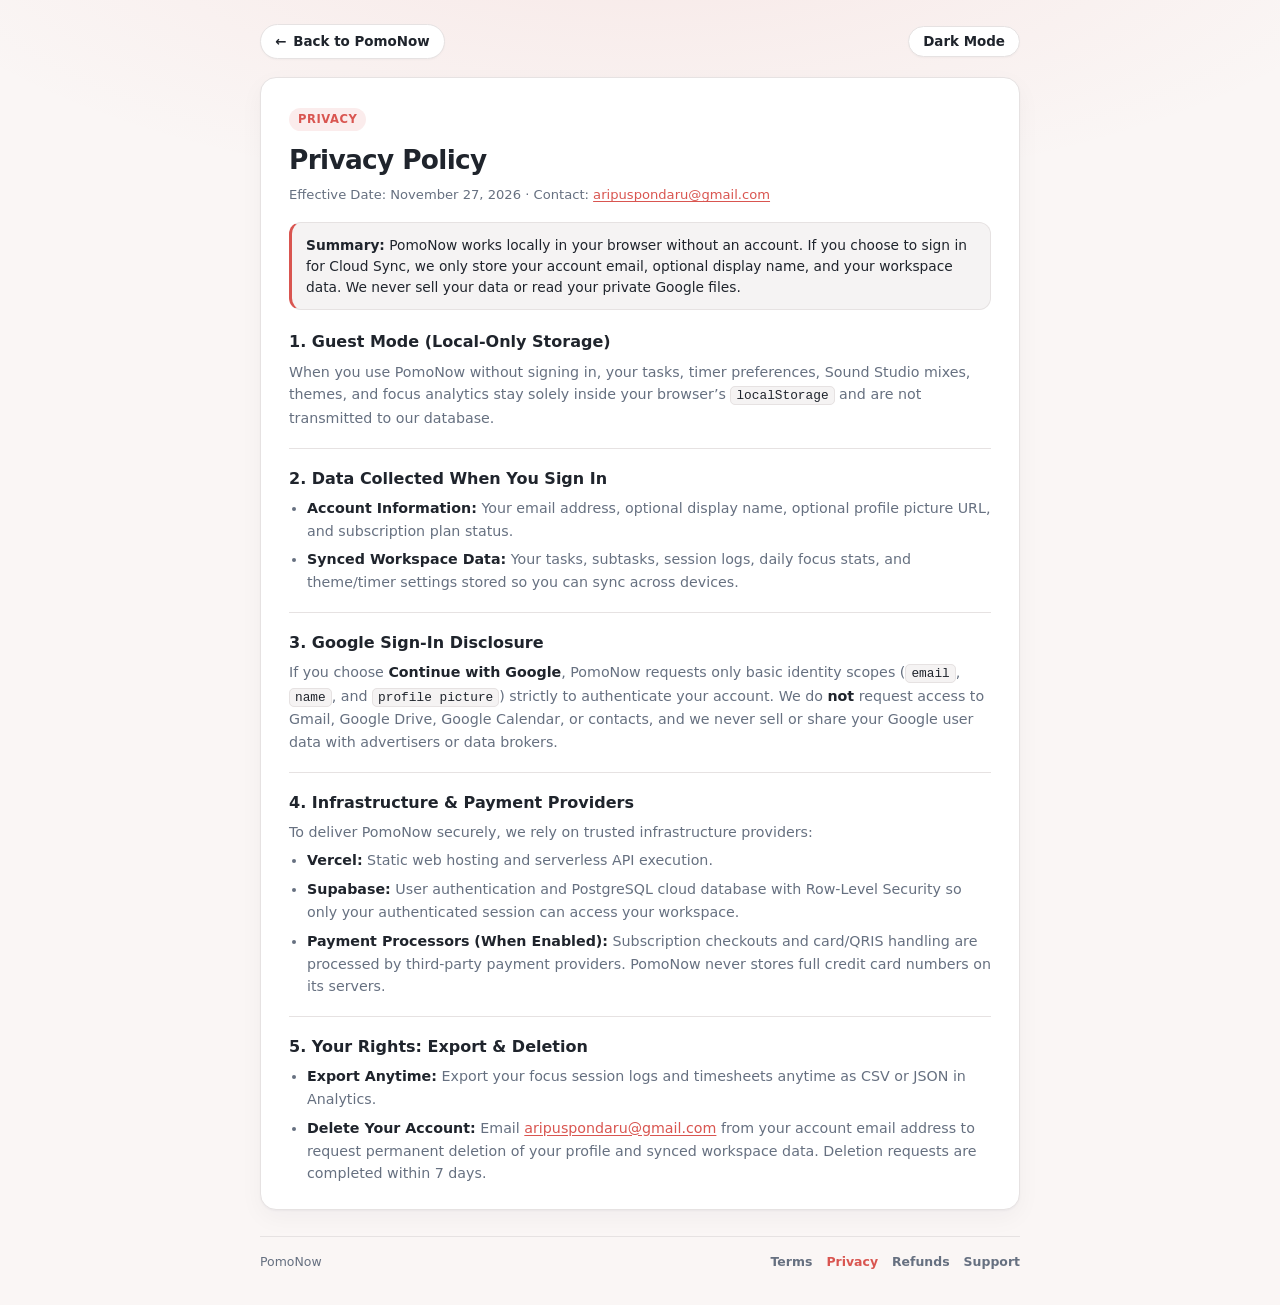
<file: privacy.html>
<!DOCTYPE html>
<html lang="en" data-theme="light" data-phase="work" data-palette="classic" data-backdrop="glow">
<head>
  <meta charset="UTF-8">
  <meta name="viewport" content="width=device-width, initial-scale=1.0">
  <title>Privacy Policy — PomoNow</title>
  <link rel="stylesheet" href="style.css">
</head>
<body>
  <div class="legal-wrapper">
    <header class="legal-header">
      <a href="./index.html" class="header-pill-btn legal-back-link">
        <span aria-hidden="true">&larr;</span>
        <span>Back to PomoNow</span>
      </a>
      <button type="button" id="legal-theme-toggle" class="header-pill-btn" title="Toggle Dark/Light Theme">
        <span id="legal-theme-label">Dark Mode</span>
      </button>
    </header>

    <main class="legal-card">
      <div class="legal-kicker">Privacy</div>
      <h1 class="legal-title">Privacy Policy</h1>
      <p class="legal-meta">Effective Date: November 27, 2026 &middot; Contact: <a href="mailto:aripuspondaru@gmail.com">aripuspondaru@gmail.com</a></p>

      <div class="legal-callout">
        <strong>Summary:</strong> PomoNow works locally in your browser without an account. If you choose to sign in for Cloud Sync, we only store your account email, optional display name, and your workspace data. We never sell your data or read your private Google files.
      </div>

      <section class="legal-section">
        <h2>1. Guest Mode (Local-Only Storage)</h2>
        <p>When you use PomoNow without signing in, your tasks, timer preferences, Sound Studio mixes, themes, and focus analytics stay solely inside your browser&rsquo;s <code>localStorage</code> and are not transmitted to our database.</p>
      </section>

      <section class="legal-section">
        <h2>2. Data Collected When You Sign In</h2>
        <ul>
          <li><strong>Account Information:</strong> Your email address, optional display name, optional profile picture URL, and subscription plan status.</li>
          <li><strong>Synced Workspace Data:</strong> Your tasks, subtasks, session logs, daily focus stats, and theme/timer settings stored so you can sync across devices.</li>
        </ul>
      </section>

      <section class="legal-section">
        <h2>3. Google Sign-In Disclosure</h2>
        <p>If you choose <strong>Continue with Google</strong>, PomoNow requests only basic identity scopes (<code>email</code>, <code>name</code>, and <code>profile picture</code>) strictly to authenticate your account. We do <strong>not</strong> request access to Gmail, Google Drive, Google Calendar, or contacts, and we never sell or share your Google user data with advertisers or data brokers.</p>
      </section>

      <section class="legal-section">
        <h2>4. Infrastructure &amp; Payment Providers</h2>
        <p>To deliver PomoNow securely, we rely on trusted infrastructure providers:</p>
        <ul>
          <li><strong>Vercel:</strong> Static web hosting and serverless API execution.</li>
          <li><strong>Supabase:</strong> User authentication and PostgreSQL cloud database with Row-Level Security so only your authenticated session can access your workspace.</li>
          <li><strong>Payment Processors (When Enabled):</strong> Subscription checkouts and card/QRIS handling are processed by third-party payment providers. PomoNow never stores full credit card numbers on its servers.</li>
        </ul>
      </section>

      <section class="legal-section">
        <h2>5. Your Rights: Export &amp; Deletion</h2>
        <ul>
          <li><strong>Export Anytime:</strong> Export your focus session logs and timesheets anytime as CSV or JSON in Analytics.</li>
          <li><strong>Delete Your Account:</strong> Email <a href="mailto:aripuspondaru@gmail.com">aripuspondaru@gmail.com</a> from your account email address to request permanent deletion of your profile and synced workspace data. Deletion requests are completed within 7 days.</li>
        </ul>
      </section>
    </main>

    <footer class="legal-footer">
      <span>PomoNow</span>
      <nav class="footer-links" aria-label="Legal navigation">
        <a href="./terms.html">Terms</a>
        <a href="./privacy.html" aria-current="page">Privacy</a>
        <a href="./refund.html">Refunds</a>
        <a href="mailto:aripuspondaru@gmail.com">Support</a>
      </nav>
    </footer>
  </div>
  <script src="legal.js"></script>
</body>
</html>
</file>
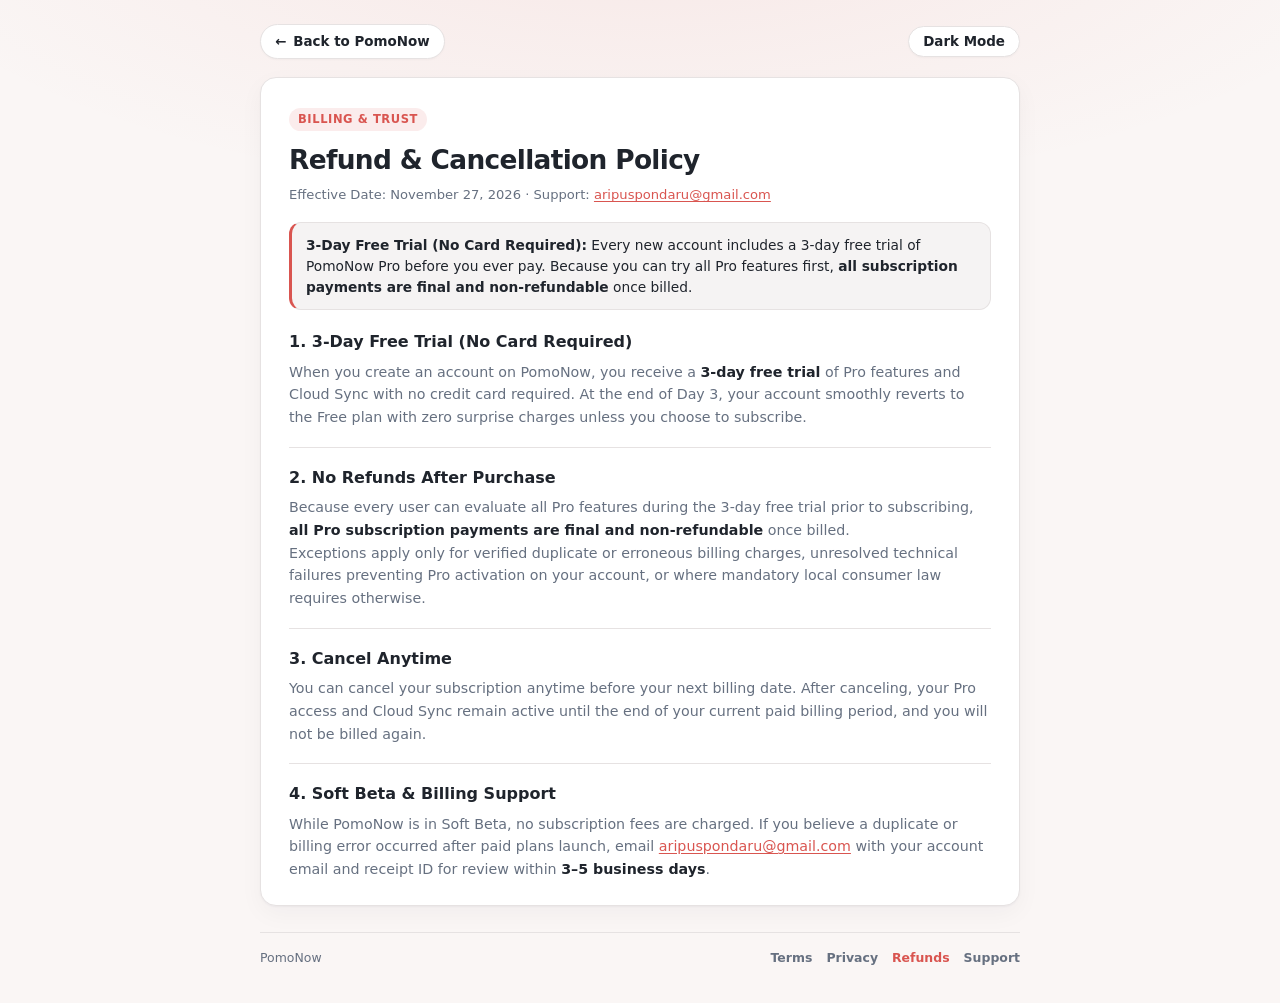
<file: refund.html>
<!DOCTYPE html>
<html lang="en" data-theme="light" data-phase="work" data-palette="classic" data-backdrop="glow">
<head>
  <meta charset="UTF-8">
  <meta name="viewport" content="width=device-width, initial-scale=1.0">
  <title>Refund &amp; Cancellation Policy — PomoNow</title>
  <link rel="stylesheet" href="style.css">
</head>
<body>
  <div class="legal-wrapper">
    <header class="legal-header">
      <a href="./index.html" class="header-pill-btn legal-back-link">
        <span aria-hidden="true">&larr;</span>
        <span>Back to PomoNow</span>
      </a>
      <button type="button" id="legal-theme-toggle" class="header-pill-btn" title="Toggle Dark/Light Theme">
        <span id="legal-theme-label">Dark Mode</span>
      </button>
    </header>

    <main class="legal-card">
      <div class="legal-kicker">Billing &amp; Trust</div>
      <h1 class="legal-title">Refund &amp; Cancellation Policy</h1>
      <p class="legal-meta">Effective Date: November 27, 2026 &middot; Support: <a href="mailto:aripuspondaru@gmail.com">aripuspondaru@gmail.com</a></p>

      <div class="legal-callout">
        <strong>3-Day Free Trial (No Card Required):</strong> Every new account includes a 3-day free trial of PomoNow Pro before you ever pay. Because you can try all Pro features first, <strong>all subscription payments are final and non-refundable</strong> once billed.
      </div>

      <section class="legal-section">
        <h2>1. 3-Day Free Trial (No Card Required)</h2>
        <p>When you create an account on PomoNow, you receive a <strong>3-day free trial</strong> of Pro features and Cloud Sync with no credit card required. At the end of Day 3, your account smoothly reverts to the Free plan with zero surprise charges unless you choose to subscribe.</p>
      </section>

      <section class="legal-section">
        <h2>2. No Refunds After Purchase</h2>
        <p>Because every user can evaluate all Pro features during the 3-day free trial prior to subscribing, <strong>all Pro subscription payments are final and non-refundable</strong> once billed.</p>
        <p>Exceptions apply only for verified duplicate or erroneous billing charges, unresolved technical failures preventing Pro activation on your account, or where mandatory local consumer law requires otherwise.</p>
      </section>

      <section class="legal-section">
        <h2>3. Cancel Anytime</h2>
        <p>You can cancel your subscription anytime before your next billing date. After canceling, your Pro access and Cloud Sync remain active until the end of your current paid billing period, and you will not be billed again.</p>
      </section>

      <section class="legal-section">
        <h2>4. Soft Beta &amp; Billing Support</h2>
        <p>While PomoNow is in Soft Beta, no subscription fees are charged. If you believe a duplicate or billing error occurred after paid plans launch, email <a href="mailto:aripuspondaru@gmail.com">aripuspondaru@gmail.com</a> with your account email and receipt ID for review within <strong>3&ndash;5 business days</strong>.</p>
      </section>
    </main>

    <footer class="legal-footer">
      <span>PomoNow</span>
      <nav class="footer-links" aria-label="Legal navigation">
        <a href="./terms.html">Terms</a>
        <a href="./privacy.html">Privacy</a>
        <a href="./refund.html" aria-current="page">Refunds</a>
        <a href="mailto:aripuspondaru@gmail.com">Support</a>
      </nav>
    </footer>
  </div>
  <script src="legal.js"></script>
</body>
</html>
</file>
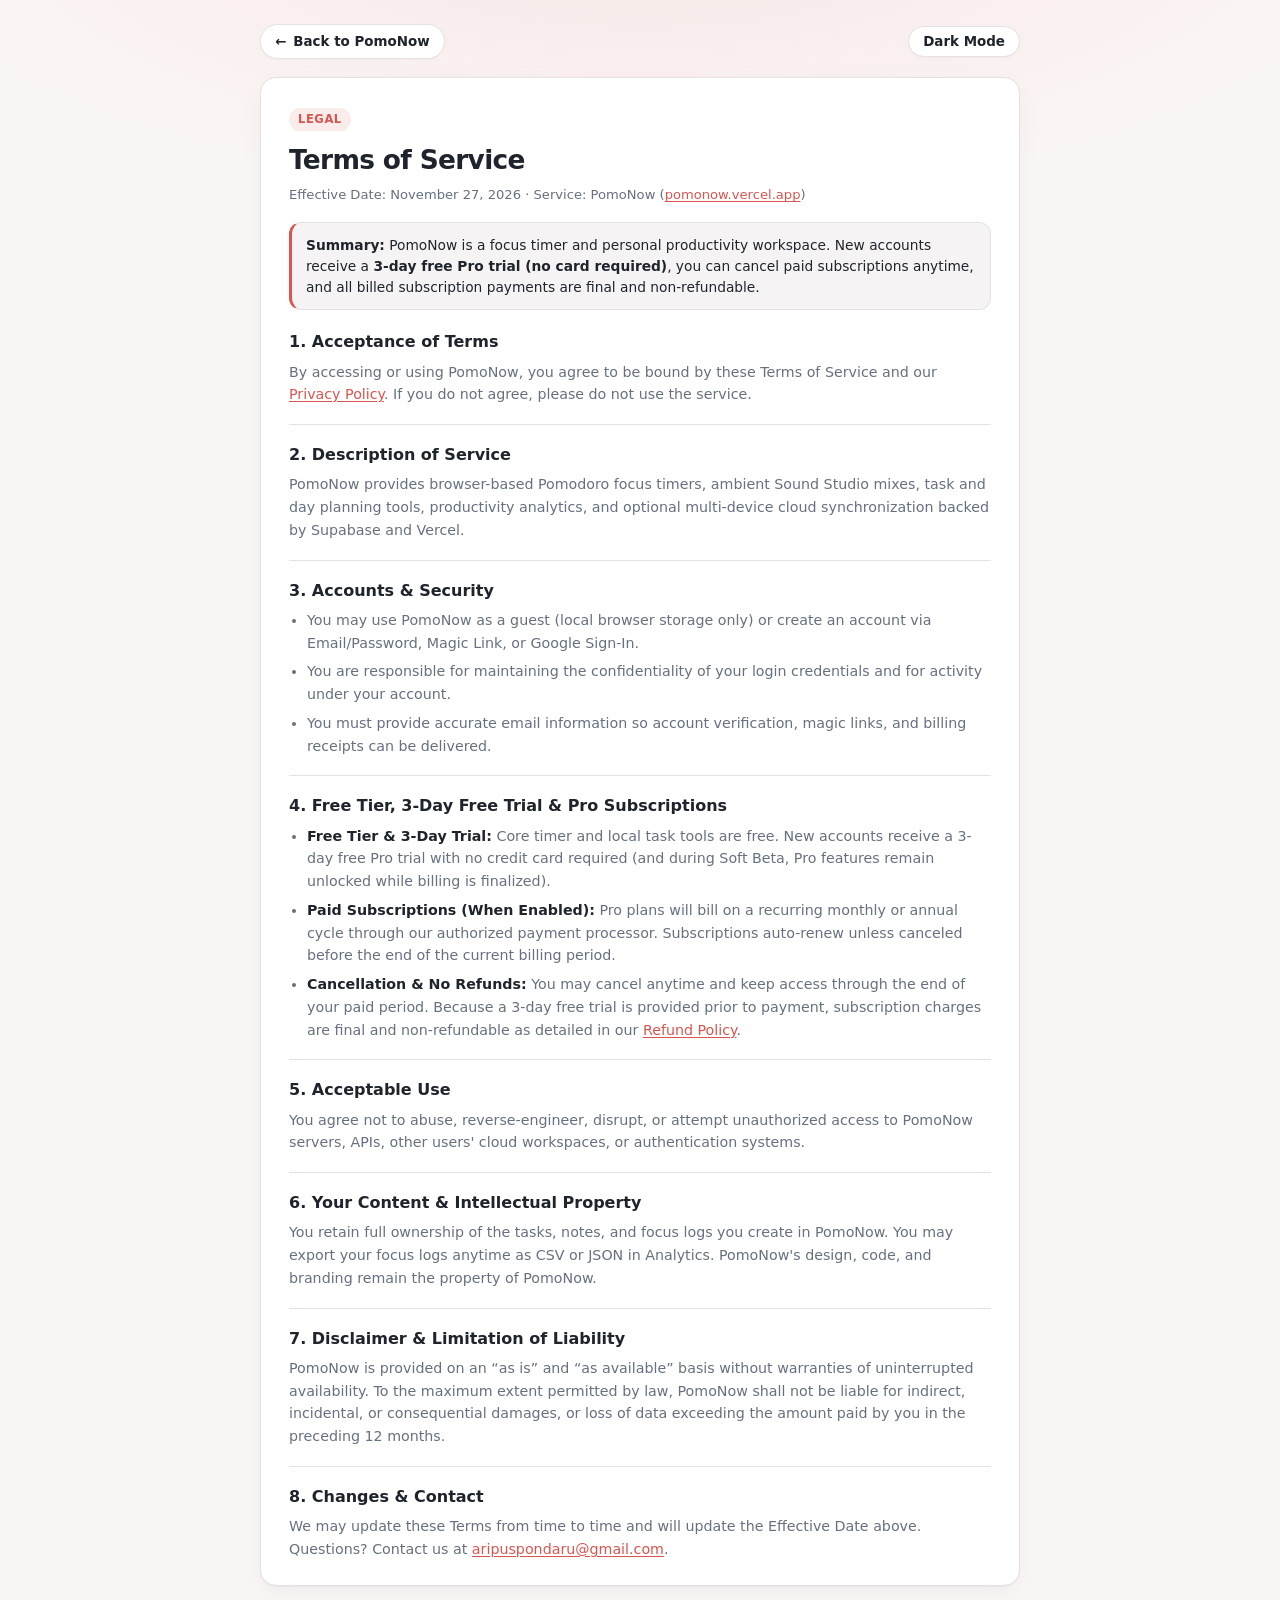
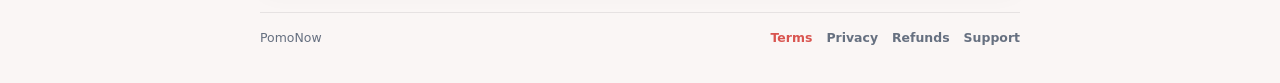
<file: terms.html>
<!DOCTYPE html>
<html lang="en" data-theme="light" data-phase="work" data-palette="classic" data-backdrop="glow">
<head>
  <meta charset="UTF-8">
  <meta name="viewport" content="width=device-width, initial-scale=1.0">
  <title>Terms of Service — PomoNow</title>
  <link rel="stylesheet" href="style.css">
</head>
<body>
  <div class="legal-wrapper">
    <header class="legal-header">
      <a href="./index.html" class="header-pill-btn legal-back-link">
        <span aria-hidden="true">&larr;</span>
        <span>Back to PomoNow</span>
      </a>
      <button type="button" id="legal-theme-toggle" class="header-pill-btn" title="Toggle Dark/Light Theme">
        <span id="legal-theme-label">Dark Mode</span>
      </button>
    </header>

    <main class="legal-card">
      <div class="legal-kicker">Legal</div>
      <h1 class="legal-title">Terms of Service</h1>
      <p class="legal-meta">Effective Date: November 27, 2026 &middot; Service: PomoNow (<a href="https://pomonow.vercel.app">pomonow.vercel.app</a>)</p>

      <div class="legal-callout">
        <strong>Summary:</strong> PomoNow is a focus timer and personal productivity workspace. New accounts receive a <strong>3-day free Pro trial (no card required)</strong>, you can cancel paid subscriptions anytime, and all billed subscription payments are final and non-refundable.
      </div>

      <section class="legal-section">
        <h2>1. Acceptance of Terms</h2>
        <p>By accessing or using PomoNow, you agree to be bound by these Terms of Service and our <a href="./privacy.html">Privacy Policy</a>. If you do not agree, please do not use the service.</p>
      </section>

      <section class="legal-section">
        <h2>2. Description of Service</h2>
        <p>PomoNow provides browser-based Pomodoro focus timers, ambient Sound Studio mixes, task and day planning tools, productivity analytics, and optional multi-device cloud synchronization backed by Supabase and Vercel.</p>
      </section>

      <section class="legal-section">
        <h2>3. Accounts &amp; Security</h2>
        <ul>
          <li>You may use PomoNow as a guest (local browser storage only) or create an account via Email/Password, Magic Link, or Google Sign-In.</li>
          <li>You are responsible for maintaining the confidentiality of your login credentials and for activity under your account.</li>
          <li>You must provide accurate email information so account verification, magic links, and billing receipts can be delivered.</li>
        </ul>
      </section>

      <section class="legal-section">
        <h2>4. Free Tier, 3-Day Free Trial &amp; Pro Subscriptions</h2>
        <ul>
          <li><strong>Free Tier &amp; 3-Day Trial:</strong> Core timer and local task tools are free. New accounts receive a 3-day free Pro trial with no credit card required (and during Soft Beta, Pro features remain unlocked while billing is finalized).</li>
          <li><strong>Paid Subscriptions (When Enabled):</strong> Pro plans will bill on a recurring monthly or annual cycle through our authorized payment processor. Subscriptions auto-renew unless canceled before the end of the current billing period.</li>
          <li><strong>Cancellation &amp; No Refunds:</strong> You may cancel anytime and keep access through the end of your paid period. Because a 3-day free trial is provided prior to payment, subscription charges are final and non-refundable as detailed in our <a href="./refund.html">Refund Policy</a>.</li>
        </ul>
      </section>

      <section class="legal-section">
        <h2>5. Acceptable Use</h2>
        <p>You agree not to abuse, reverse-engineer, disrupt, or attempt unauthorized access to PomoNow servers, APIs, other users' cloud workspaces, or authentication systems.</p>
      </section>

      <section class="legal-section">
        <h2>6. Your Content &amp; Intellectual Property</h2>
        <p>You retain full ownership of the tasks, notes, and focus logs you create in PomoNow. You may export your focus logs anytime as CSV or JSON in Analytics. PomoNow's design, code, and branding remain the property of PomoNow.</p>
      </section>

      <section class="legal-section">
        <h2>7. Disclaimer &amp; Limitation of Liability</h2>
        <p>PomoNow is provided on an &ldquo;as is&rdquo; and &ldquo;as available&rdquo; basis without warranties of uninterrupted availability. To the maximum extent permitted by law, PomoNow shall not be liable for indirect, incidental, or consequential damages, or loss of data exceeding the amount paid by you in the preceding 12 months.</p>
      </section>

      <section class="legal-section">
        <h2>8. Changes &amp; Contact</h2>
        <p>We may update these Terms from time to time and will update the Effective Date above. Questions? Contact us at <a href="mailto:aripuspondaru@gmail.com">aripuspondaru@gmail.com</a>.</p>
      </section>
    </main>

    <footer class="legal-footer">
      <span>PomoNow</span>
      <nav class="footer-links" aria-label="Legal navigation">
        <a href="./terms.html" aria-current="page">Terms</a>
        <a href="./privacy.html">Privacy</a>
        <a href="./refund.html">Refunds</a>
        <a href="mailto:aripuspondaru@gmail.com">Support</a>
      </nav>
    </footer>
  </div>
  <script src="legal.js"></script>
</body>
</html>
</file>
<file: style.css>
:root {
  --bg-color: #faf6f5;
  --bg-accent-glow: rgba(217, 85, 80, 0.09);
  --card-bg: #ffffff;
  --surface-subtle: #f5f3f3;
  --surface-hover: #eeebeb;
  --text-main: #1f242c;
  --text-muted: #667080;
  --primary: #d95550;
  --primary-hover: #c34641;
  --primary-fg: #ffffff;
  --primary-soft: rgba(217, 85, 80, 0.11);
  --primary-ring: rgba(217, 85, 80, 0.28);
  --primary-shadow: rgba(217, 85, 80, 0.26);
  --break-accent: #38858a;
  --long-accent: #397097;
  --border-color: #e6e2e2;
  --border-strong: #d5cfcf;
  --checkbox-border: #c5c0c0;
  --active-border: var(--primary);
  --note-bg: #fffbeb;
  --note-border: #f3e4a8;
  --note-text: #5c4b14;
  --tag-bg: #eef0f4;
  --tag-text: #4a5568;
  --solid-btn-bg: #1f242c;
  --solid-btn-text: #ffffff;
  --danger: #d9433d;
  --danger-soft: rgba(217, 67, 61, 0.1);
  --success: #229954;
  --card-shadow: 0 1px 2px rgba(15, 23, 42, 0.04), 0 8px 24px rgba(15, 23, 42, 0.04);
  --dropdown-shadow: 0 12px 30px rgba(15, 23, 42, 0.12);
}

/* Phase-Adaptive Color Themes (Light) */
html[data-phase="shortBreak"] {
  --bg-color: #f3f9f9;
  --bg-accent-glow: rgba(56, 133, 138, 0.1);
  --surface-subtle: #edf4f4;
  --surface-hover: #e3eeee;
  --primary: #38858a;
  --primary-hover: #2e7176;
  --primary-soft: rgba(56, 133, 138, 0.12);
  --primary-ring: rgba(56, 133, 138, 0.3);
  --primary-shadow: rgba(56, 133, 138, 0.26);
  --border-color: #dce7e8;
  --border-strong: #c8d9db;
  --checkbox-border: #b5c8ca;
}

html[data-phase="longBreak"] {
  --bg-color: #f3f7fb;
  --bg-accent-glow: rgba(57, 112, 151, 0.1);
  --surface-subtle: #edf2f7;
  --surface-hover: #e2eaf3;
  --primary: #397097;
  --primary-hover: #2f5e80;
  --primary-soft: rgba(57, 112, 151, 0.12);
  --primary-ring: rgba(57, 112, 151, 0.3);
  --primary-shadow: rgba(57, 112, 151, 0.26);
  --border-color: #dce4ee;
  --border-strong: #c6d4e3;
  --checkbox-border: #b3c3d4;
}

/* Dark Theme Base (Work) */
html[data-theme="dark"] {
  --bg-color: #141213;
  --bg-accent-glow: rgba(235, 106, 101, 0.12);
  --card-bg: #1d1a1b;
  --surface-subtle: #252122;
  --surface-hover: #2e292b;
  --text-main: #f1f2f5;
  --text-muted: #9da4b2;
  --primary: #eb6a65;
  --primary-hover: #f27e79;
  --primary-fg: #ffffff;
  --primary-soft: rgba(235, 106, 101, 0.17);
  --primary-ring: rgba(235, 106, 101, 0.36);
  --primary-shadow: rgba(235, 106, 101, 0.28);
  --break-accent: #4caeb5;
  --long-accent: #5b9bd5;
  --border-color: #2f2a2c;
  --border-strong: #413b3d;
  --checkbox-border: #4d4749;
  --note-bg: #2c2614;
  --note-border: #453b1b;
  --note-text: #f0e3ad;
  --tag-bg: #2c2d34;
  --tag-text: #d6dbe6;
  --solid-btn-bg: #f1f2f5;
  --solid-btn-text: #141213;
  --danger: #f06a64;
  --danger-soft: rgba(240, 106, 100, 0.15);
  --success: #34c772;
  --card-shadow: 0 1px 2px rgba(0, 0, 0, 0.25), 0 10px 28px rgba(0, 0, 0, 0.24);
  --dropdown-shadow: 0 14px 36px rgba(0, 0, 0, 0.48);
}

/* Phase-Adaptive Color Themes (Dark) */
html[data-theme="dark"][data-phase="shortBreak"] {
  --bg-color: #101617;
  --bg-accent-glow: rgba(76, 174, 181, 0.12);
  --card-bg: #172022;
  --surface-subtle: #1f2a2d;
  --surface-hover: #273538;
  --primary: #4caeb5;
  --primary-hover: #60c0c7;
  --primary-soft: rgba(76, 174, 181, 0.17);
  --primary-ring: rgba(76, 174, 181, 0.38);
  --primary-shadow: rgba(76, 174, 181, 0.26);
  --border-color: #263538;
  --border-strong: #35494d;
  --checkbox-border: #445c61;
}
html[data-theme="dark"][data-phase="longBreak"] {
  --bg-color: #10151b;
  --bg-accent-glow: rgba(91, 155, 213, 0.13);
  --card-bg: #171f28;
  --surface-subtle: #1f2a36;
  --surface-hover: #273545;
  --primary: #5b9bd5;
  --primary-hover: #71ace0;
  --primary-soft: rgba(91, 155, 213, 0.17);
  --primary-ring: rgba(91, 155, 213, 0.38);
  --primary-shadow: rgba(91, 155, 213, 0.26);
  --border-color: #263444;
  --border-strong: #35475c;
  --checkbox-border: #455b74;
}

/* Curated Palette Overrides */
html[data-palette="nordic"] {
  --bg-color: #f4f6fc;
  --bg-accent-glow: rgba(79, 70, 229, 0.09);
  --surface-subtle: #eef1f9;
  --surface-hover: #e4e8f5;
  --primary: #4f46e5;
  --primary-hover: #4338ca;
  --primary-fg: #ffffff;
  --primary-soft: rgba(79, 70, 229, 0.11);
  --primary-ring: rgba(79, 70, 229, 0.28);
  --primary-shadow: rgba(79, 70, 229, 0.24);
  --break-accent: #0284c7;
  --long-accent: #7c3aed;
  --border-color: #dde2ef;
  --border-strong: #c7cfe4;
  --checkbox-border: #b3bdd8;
}
html[data-palette="nordic"][data-phase="shortBreak"] {
  --bg-color: #f1f7fc;
  --bg-accent-glow: rgba(2, 132, 199, 0.1);
  --surface-subtle: #e9f2f9;
  --surface-hover: #dceaf5;
  --primary: #0284c7;
  --primary-hover: #0369a1;
  --primary-soft: rgba(2, 132, 199, 0.11);
  --primary-ring: rgba(2, 132, 199, 0.28);
  --primary-shadow: rgba(2, 132, 199, 0.24);
  --border-color: #d6e4f0;
  --border-strong: #bed4e8;
}
html[data-palette="nordic"][data-phase="longBreak"] {
  --bg-color: #f6f3fc;
  --bg-accent-glow: rgba(124, 58, 237, 0.09);
  --surface-subtle: #efeaf8;
  --surface-hover: #e4dcf5;
  --primary: #7c3aed;
  --primary-hover: #6d28d9;
  --primary-soft: rgba(124, 58, 237, 0.11);
  --primary-ring: rgba(124, 58, 237, 0.28);
  --primary-shadow: rgba(124, 58, 237, 0.24);
  --border-color: #e1d9f0;
  --border-strong: #ccc0e5;
}
html[data-theme="dark"][data-palette="nordic"] {
  --bg-color: #10121b;
  --bg-accent-glow: rgba(129, 140, 248, 0.14);
  --card-bg: #171a27;
  --surface-subtle: #1f2334;
  --surface-hover: #272c41;
  --primary: #818cf8;
  --primary-hover: #969ffb;
  --primary-fg: #10121b;
  --primary-soft: rgba(129, 140, 248, 0.18);
  --primary-ring: rgba(129, 140, 248, 0.36);
  --primary-shadow: rgba(129, 140, 248, 0.24);
  --break-accent: #38bdf8;
  --long-accent: #a78bfa;
  --border-color: #2a3046;
  --border-strong: #39425e;
  --checkbox-border: #485272;
}
html[data-theme="dark"][data-palette="nordic"][data-phase="shortBreak"] {
  --bg-color: #0e171f;
  --bg-accent-glow: rgba(56, 189, 248, 0.13);
  --card-bg: #15212c;
  --surface-subtle: #1c2c3a;
  --surface-hover: #243748;
  --primary: #38bdf8;
  --primary-hover: #5ac9fa;
  --primary-fg: #0b141c;
  --primary-soft: rgba(56, 189, 248, 0.17);
  --primary-ring: rgba(56, 189, 248, 0.36);
  --primary-shadow: rgba(56, 189, 248, 0.24);
  --border-color: #25384a;
  --border-strong: #344e66;
}
html[data-theme="dark"][data-palette="nordic"][data-phase="longBreak"] {
  --bg-color: #15121f;
  --bg-accent-glow: rgba(167, 139, 250, 0.13);
  --card-bg: #1d192b;
  --surface-subtle: #262138;
  --surface-hover: #312a47;
  --primary: #a78bfa;
  --primary-hover: #b8a2fc;
  --primary-fg: #130f1e;
  --primary-soft: rgba(167, 139, 250, 0.18);
  --primary-ring: rgba(167, 139, 250, 0.36);
  --primary-shadow: rgba(167, 139, 250, 0.24);
  --border-color: #342d4a;
  --border-strong: #463d63;
}

html[data-palette="matcha"] {
  --bg-color: #f4f8f5;
  --bg-accent-glow: rgba(45, 138, 97, 0.1);
  --surface-subtle: #ebf3ee;
  --surface-hover: #e0ece5;
  --primary: #2d8a61;
  --primary-hover: #23724f;
  --primary-fg: #ffffff;
  --primary-soft: rgba(45, 138, 97, 0.12);
  --primary-ring: rgba(45, 138, 97, 0.28);
  --primary-shadow: rgba(45, 138, 97, 0.24);
  --break-accent: #0f766e;
  --long-accent: #475569;
  --border-color: #d9e5dd;
  --border-strong: #c2d4c8;
  --checkbox-border: #adbfb4;
}
html[data-palette="matcha"][data-phase="shortBreak"] {
  --bg-color: #f1f8f7;
  --bg-accent-glow: rgba(15, 118, 110, 0.1);
  --surface-subtle: #e7f3f1;
  --surface-hover: #dcece9;
  --primary: #0f766e;
  --primary-hover: #115e59;
  --primary-soft: rgba(15, 118, 110, 0.12);
  --primary-ring: rgba(15, 118, 110, 0.28);
  --primary-shadow: rgba(15, 118, 110, 0.24);
  --border-color: #d4e4e2;
  --border-strong: #bcd3cf;
}
html[data-palette="matcha"][data-phase="longBreak"] {
  --bg-color: #f3f5f8;
  --bg-accent-glow: rgba(71, 85, 105, 0.1);
  --surface-subtle: #eaedf2;
  --surface-hover: #dfe4ec;
  --primary: #475569;
  --primary-hover: #334155;
  --primary-soft: rgba(71, 85, 105, 0.12);
  --primary-ring: rgba(71, 85, 105, 0.28);
  --primary-shadow: rgba(71, 85, 105, 0.22);
  --border-color: #dadfe7;
  --border-strong: #c3cbd8;
}
html[data-theme="dark"][data-palette="matcha"] {
  --bg-color: #0f1612;
  --bg-accent-glow: rgba(63, 179, 127, 0.13);
  --card-bg: #16201a;
  --surface-subtle: #1e2b23;
  --surface-hover: #26372d;
  --primary: #3fb37f;
  --primary-hover: #53c492;
  --primary-fg: #0b140f;
  --primary-soft: rgba(63, 179, 127, 0.18);
  --primary-ring: rgba(63, 179, 127, 0.36);
  --primary-shadow: rgba(63, 179, 127, 0.24);
  --break-accent: #2dd4bf;
  --long-accent: #94a3b8;
  --border-color: #27382d;
  --border-strong: #374f3f;
  --checkbox-border: #466150;
}
html[data-theme="dark"][data-palette="matcha"][data-phase="shortBreak"] {
  --bg-color: #0e1717;
  --bg-accent-glow: rgba(45, 212, 191, 0.12);
  --card-bg: #152222;
  --surface-subtle: #1c2e2e;
  --surface-hover: #253b3b;
  --primary: #2dd4bf;
  --primary-hover: #4ae0cd;
  --primary-fg: #091514;
  --primary-soft: rgba(45, 212, 191, 0.17);
  --primary-ring: rgba(45, 212, 191, 0.36);
  --primary-shadow: rgba(45, 212, 191, 0.22);
  --border-color: #253b3b;
  --border-strong: #355353;
}
html[data-theme="dark"][data-palette="matcha"][data-phase="longBreak"] {
  --bg-color: #111418;
  --bg-accent-glow: rgba(148, 163, 184, 0.12);
  --card-bg: #181d22;
  --surface-subtle: #20272e;
  --surface-hover: #29323c;
  --primary: #94a3b8;
  --primary-hover: #a8b5c7;
  --primary-fg: #0f1318;
  --primary-soft: rgba(148, 163, 184, 0.18);
  --primary-ring: rgba(148, 163, 184, 0.35);
  --primary-shadow: rgba(148, 163, 184, 0.2);
  --border-color: #2b343e;
  --border-strong: #3d4957;
}

html[data-palette="sunset"] {
  --bg-color: #fcf7f2;
  --bg-accent-glow: rgba(194, 94, 0, 0.1);
  --surface-subtle: #f7efe7;
  --surface-hover: #efe3d7;
  --primary: #c25e00;
  --primary-hover: #9f4d00;
  --primary-fg: #ffffff;
  --primary-soft: rgba(194, 94, 0, 0.11);
  --primary-ring: rgba(194, 94, 0, 0.28);
  --primary-shadow: rgba(194, 94, 0, 0.24);
  --break-accent: #be123c;
  --long-accent: #4338ca;
  --border-color: #eadfd3;
  --border-strong: #d8c8b6;
  --checkbox-border: #c5b4a2;
}
html[data-palette="sunset"][data-phase="shortBreak"] {
  --bg-color: #fcf3f5;
  --bg-accent-glow: rgba(190, 18, 60, 0.09);
  --surface-subtle: #f7eaee;
  --surface-hover: #efdce2;
  --primary: #be123c;
  --primary-hover: #9f1239;
  --primary-soft: rgba(190, 18, 60, 0.11);
  --primary-ring: rgba(190, 18, 60, 0.28);
  --primary-shadow: rgba(190, 18, 60, 0.24);
  --border-color: #ead7dd;
  --border-strong: #d7bec6;
}
html[data-palette="sunset"][data-phase="longBreak"] {
  --bg-color: #f4f4fc;
  --bg-accent-glow: rgba(67, 56, 202, 0.09);
  --surface-subtle: #ebecf8;
  --surface-hover: #dfe0f4;
  --primary: #4338ca;
  --primary-hover: #3730a3;
  --primary-soft: rgba(67, 56, 202, 0.11);
  --primary-ring: rgba(67, 56, 202, 0.28);
  --primary-shadow: rgba(67, 56, 202, 0.24);
  --border-color: #dbdcf0;
  --border-strong: #c4c5e5;
}
html[data-theme="dark"][data-palette="sunset"] {
  --bg-color: #17120e;
  --bg-accent-glow: rgba(245, 158, 11, 0.14);
  --card-bg: #201a15;
  --surface-subtle: #2a221c;
  --surface-hover: #352b23;
  --primary: #f59e0b;
  --primary-hover: #fbbf24;
  --primary-fg: #181108;
  --primary-soft: rgba(245, 158, 11, 0.18);
  --primary-ring: rgba(245, 158, 11, 0.36);
  --primary-shadow: rgba(245, 158, 11, 0.24);
  --break-accent: #fb7185;
  --long-accent: #818cf8;
  --border-color: #362c24;
  --border-strong: #4b3d32;
  --checkbox-border: #5c4b3e;
}
html[data-theme="dark"][data-palette="sunset"][data-phase="shortBreak"] {
  --bg-color: #181014;
  --bg-accent-glow: rgba(251, 113, 133, 0.13);
  --card-bg: #22171c;
  --surface-subtle: #2c1f25;
  --surface-hover: #382730;
  --primary: #fb7185;
  --primary-hover: #fda4af;
  --primary-fg: #1c0d13;
  --primary-soft: rgba(251, 113, 133, 0.18);
  --primary-ring: rgba(251, 113, 133, 0.36);
  --primary-shadow: rgba(251, 113, 133, 0.22);
  --border-color: #392730;
  --border-strong: #4e3642;
}
html[data-theme="dark"][data-palette="sunset"][data-phase="longBreak"] {
  --bg-color: #11121c;
  --bg-accent-glow: rgba(129, 140, 248, 0.13);
  --card-bg: #181a28;
  --surface-subtle: #202336;
  --surface-hover: #292d45;
  --primary: #818cf8;
  --primary-hover: #969ffb;
  --primary-fg: #10121b;
  --primary-soft: rgba(129, 140, 248, 0.18);
  --primary-ring: rgba(129, 140, 248, 0.36);
  --primary-shadow: rgba(129, 140, 248, 0.24);
  --border-color: #2b2f47;
  --border-strong: #3d4363;
}

html[data-palette="mono"] {
  --bg-color: #f4f4f6;
  --bg-accent-glow: rgba(24, 24, 27, 0.05);
  --surface-subtle: #ececef;
  --surface-hover: #e2e2e7;
  --primary: #1f242c;
  --primary-hover: #343b46;
  --primary-fg: #ffffff;
  --primary-soft: rgba(31, 36, 44, 0.1);
  --primary-ring: rgba(31, 36, 44, 0.24);
  --primary-shadow: rgba(31, 36, 44, 0.16);
  --break-accent: #4b5563;
  --long-accent: #6b7280;
  --border-color: #dedee3;
  --border-strong: #c8c8d0;
  --checkbox-border: #b3b3bd;
}
html[data-palette="mono"][data-phase="shortBreak"] {
  --bg-color: #f3f5f6;
  --primary: #374151;
  --primary-hover: #1f2937;
  --primary-soft: rgba(55, 65, 81, 0.11);
  --primary-ring: rgba(55, 65, 81, 0.24);
  --primary-shadow: rgba(55, 65, 81, 0.16);
}
html[data-palette="mono"][data-phase="longBreak"] {
  --bg-color: #f2f4f7;
  --primary: #4b5563;
  --primary-hover: #374151;
  --primary-soft: rgba(75, 85, 99, 0.11);
  --primary-ring: rgba(75, 85, 99, 0.24);
  --primary-shadow: rgba(75, 85, 99, 0.16);
}
html[data-theme="dark"][data-palette="mono"] {
  --bg-color: #101012;
  --bg-accent-glow: rgba(228, 228, 231, 0.08);
  --card-bg: #17171a;
  --surface-subtle: #202024;
  --surface-hover: #29292e;
  --primary: #e4e4e7;
  --primary-hover: #ffffff;
  --primary-fg: #111113;
  --primary-soft: rgba(228, 228, 231, 0.15);
  --primary-ring: rgba(228, 228, 231, 0.34);
  --primary-shadow: rgba(255, 255, 255, 0.12);
  --break-accent: #a1a1aa;
  --long-accent: #71717a;
  --border-color: #29292e;
  --border-strong: #3b3b42;
  --checkbox-border: #4e4e57;
}
html[data-theme="dark"][data-palette="mono"][data-phase="shortBreak"] {
  --bg-color: #101214;
  --card-bg: #17191c;
  --surface-subtle: #202327;
  --surface-hover: #292d32;
  --primary: #cbd5e1;
  --primary-hover: #e2e8f0;
  --primary-fg: #0f1215;
  --primary-soft: rgba(203, 213, 225, 0.16);
  --primary-ring: rgba(203, 213, 225, 0.34);
  --primary-shadow: rgba(203, 213, 225, 0.12);
}
html[data-theme="dark"][data-palette="mono"][data-phase="longBreak"] {
  --bg-color: #111216;
  --card-bg: #181a20;
  --surface-subtle: #21242c;
  --surface-hover: #2a2e38;
  --primary: #b8c2d0;
  --primary-hover: #cfd6e0;
  --primary-fg: #101217;
  --primary-soft: rgba(184, 194, 208, 0.16);
  --primary-ring: rgba(184, 194, 208, 0.34);
  --primary-shadow: rgba(184, 194, 208, 0.12);
}

/* Reset without global wildcard transition */
*, *::before, *::after {
  margin: 0;
  padding: 0;
  box-sizing: border-box;
}

body {
  font-family: -apple-system, BlinkMacSystemFont, "Segoe UI", Roboto, Inter, system-ui, sans-serif;
  -webkit-font-smoothing: antialiased;
  background-color: var(--bg-color);
  background-image: radial-gradient(ellipse 85% 45% at 50% -10%, var(--bg-accent-glow), transparent 72%);
  background-attachment: fixed;
  color: var(--text-main);
  display: flex;
  justify-content: center;
  min-height: 100vh;
  padding: 20px 18px 36px;
  line-height: 1.45;
  transition: background-color 0.35s ease, color 0.3s ease;
}

button, input, select, textarea {
  font-family: inherit;
}

button:focus-visible,
input:focus-visible,
select:focus-visible,
textarea:focus-visible,
summary:focus-visible {
  outline: 2px solid var(--primary);
  outline-offset: 2px;
}

input[type="range"] {
  accent-color: var(--primary);
  cursor: pointer;
}

.btn-icon {
  display: inline-flex;
  align-items: center;
  justify-content: center;
  flex-shrink: 0;
}

/* Layout Shell */
.app-wrapper {
  width: 100%;
  max-width: 520px;
}

.app-header {
  display: flex;
  justify-content: space-between;
  align-items: center;
  margin-bottom: 18px;
}

.brand {
  display: flex;
  align-items: center;
  gap: 10px;
}

.brand-mark {
  width: 34px;
  height: 34px;
  border-radius: 10px;
  background-color: var(--primary-soft);
  color: var(--primary);
  display: inline-flex;
  align-items: center;
  justify-content: center;
  transition: background-color 0.35s ease, color 0.35s ease;
}

.brand h1 {
  font-size: 1.35rem;
  font-weight: 750;
  letter-spacing: -0.025em;
  color: var(--text-main);
}

.header-controls {
  display: flex;
  align-items: center;
  gap: 8px;
  flex-shrink: 0;
}

.header-pill-btn {
  display: inline-flex;
  align-items: center;
  gap: 7px;
  background-color: var(--card-bg);
  color: var(--text-main);
  border: 1px solid var(--border-color);
  border-radius: 999px;
  padding: 7px 14px;
  font-size: 0.84rem;
  font-weight: 600;
  cursor: pointer;
  white-space: nowrap;
  box-shadow: 0 1px 2px rgba(0, 0, 0, 0.03);
  transition: background-color 0.2s ease, border-color 0.2s ease, color 0.2s ease, transform 0.14s ease;
}

.header-pill-btn:hover {
  border-color: var(--primary);
  color: var(--primary);
}

.header-pill-btn.is-active {
  background-color: var(--primary-soft);
  border-color: var(--primary);
  color: var(--primary);
}

.header-pill-btn:active {
  transform: scale(0.97);
}

/* Responsive Dashboard Grid */
.dashboard-grid {
  display: grid;
  grid-template-columns: minmax(0, 1fr);
  gap: 18px;
  align-items: start;
}

.primary-column,
.secondary-column {
  display: flex;
  flex-direction: column;
  gap: 16px;
  min-width: 0;
}

@media (min-width: 880px) {
  body {
    padding: 24px 28px 36px;
  }

  .app-wrapper {
    max-width: 1020px;
  }

  .dashboard-grid {
    grid-template-columns: minmax(0, 1.07fr) minmax(0, 0.93fr);
    gap: 22px;
  }
}

/* Segmented Intensity Presets */
.intensity-modes {
  display: grid;
  grid-template-columns: repeat(3, 1fr);
  gap: 4px;
  padding: 4px;
  background-color: var(--card-bg);
  border: 1px solid var(--border-color);
  border-radius: 12px;
  box-shadow: var(--card-shadow);
  transition: background-color 0.35s ease, border-color 0.35s ease;
}

.mode-btn {
  display: flex;
  align-items: center;
  justify-content: center;
  gap: 6px;
  padding: 8px 10px;
  border: 1px solid transparent;
  border-radius: 8px;
  background-color: transparent;
  color: var(--text-muted);
  cursor: pointer;
  font-size: 0.85rem;
  font-weight: 600;
  transition: background-color 0.2s ease, color 0.2s ease, box-shadow 0.2s ease;
}

.mode-btn .mode-time {
  font-size: 0.76rem;
  opacity: 0.8;
  font-variant-numeric: tabular-nums;
}

.mode-btn:hover:not(.active) {
  background-color: var(--surface-subtle);
  color: var(--text-main);
}

.mode-btn.active {
  background-color: var(--primary);
  color: var(--primary-fg);
  box-shadow: 0 2px 8px var(--primary-shadow);
}

.mode-btn.active .mode-time {
  opacity: 0.92;
}

/* Main Cards */
.timer-card,
.task-section,
.stats-card,
.settings-accordion {
  background-color: var(--card-bg);
  border: 1px solid var(--border-color);
  border-radius: 16px;
  box-shadow: var(--card-shadow);
  transition: background-color 0.35s ease, border-color 0.35s ease, box-shadow 0.35s ease;
}

/* Timer Card */
.timer-card {
  position: relative;
  overflow: hidden;
  padding: 24px 22px 18px;
  text-align: center;
}

.timer-progress-track {
  position: absolute;
  top: 0;
  left: 0;
  right: 0;
  height: 4px;
  background-color: var(--surface-subtle);
}

.timer-progress-bar {
  height: 100%;
  width: 0%;
  background-color: var(--primary);
  transition: width 0.25s linear, background-color 0.35s ease;
}

.phase-tabs {
  display: inline-flex;
  justify-content: center;
  gap: 4px;
  padding: 4px;
  background-color: var(--surface-subtle);
  border: 1px solid var(--border-color);
  border-radius: 999px;
  margin-bottom: 14px;
  max-width: 100%;
}

.phase-tab {
  padding: 6px 14px;
  border: none;
  border-radius: 999px;
  background-color: transparent;
  color: var(--text-muted);
  font-size: 0.82rem;
  font-weight: 600;
  cursor: pointer;
  white-space: nowrap;
  transition: background-color 0.2s ease, color 0.2s ease, box-shadow 0.2s ease;
}

.phase-tab:hover:not(.active) {
  color: var(--text-main);
}

.phase-tab.active {
  background-color: var(--primary);
  color: var(--primary-fg);
  box-shadow: 0 2px 6px var(--primary-shadow);
}

#timer-phase {
  font-size: 0.92rem;
  font-weight: 600;
  color: var(--text-muted);
  letter-spacing: 0.01em;
  margin-bottom: 6px;
}

.time-display {
  font-size: 5.25rem;
  font-weight: 800;
  letter-spacing: -0.04em;
  color: var(--text-main);
  font-variant-numeric: tabular-nums;
  line-height: 1.02;
  margin-bottom: 12px;
}

/* Active Task Focus Pill */
.active-task-pill {
  display: inline-flex;
  align-items: center;
  gap: 7px;
  max-width: 92%;
  margin: 0 auto 18px;
  padding: 6px 13px;
  border-radius: 999px;
  border: 1px solid var(--primary-ring);
  background-color: var(--primary-soft);
  color: var(--text-main);
  font-size: 0.82rem;
  cursor: pointer;
  transition: background-color 0.2s ease, border-color 0.2s ease, transform 0.14s ease;
}

.active-task-pill:hover {
  border-color: var(--primary);
}

.active-task-pill:active {
  transform: scale(0.98);
}

.active-task-dot {
  width: 7px;
  height: 7px;
  border-radius: 50%;
  background-color: var(--primary);
  flex-shrink: 0;
  box-shadow: 0 0 0 3px var(--primary-soft);
}

.active-task-prefix {
  color: var(--text-muted);
  font-weight: 500;
  flex-shrink: 0;
}

.active-task-name {
  font-weight: 700;
  color: var(--text-main);
  white-space: nowrap;
  overflow: hidden;
  text-overflow: ellipsis;
}

.active-task-pill.is-empty {
  border-color: var(--border-color);
  background-color: var(--surface-subtle);
}

.active-task-pill.is-empty .active-task-dot {
  background-color: var(--text-muted);
  box-shadow: none;
  opacity: 0.55;
}

.active-task-pill.is-empty .active-task-name {
  color: var(--text-muted);
  font-weight: 600;
}

.active-task-pill.is-completed .active-task-name {
  text-decoration: line-through;
  color: var(--text-muted);
}

/* Smart Primary Timer Controls */
.timer-controls {
  display: flex;
  justify-content: center;
  align-items: center;
  gap: 12px;
}

.primary-timer-btn {
  display: inline-flex;
  align-items: center;
  justify-content: center;
  gap: 9px;
  min-width: 158px;
  height: 48px;
  padding: 0 26px;
  border: 1px solid transparent;
  border-radius: 12px;
  background-color: var(--primary);
  color: var(--primary-fg);
  font-size: 1.02rem;
  font-weight: 700;
  letter-spacing: 0.01em;
  cursor: pointer;
  box-shadow: 0 4px 14px var(--primary-shadow);
  transition: background-color 0.2s ease, border-color 0.2s ease, color 0.2s ease, transform 0.14s ease, box-shadow 0.2s ease;
}

.primary-timer-btn:hover {
  background-color: var(--primary-hover);
  box-shadow: 0 6px 18px var(--primary-shadow);
}

.primary-timer-btn.is-running {
  background-color: var(--card-bg);
  color: var(--primary);
  border-color: var(--primary);
  box-shadow: 0 2px 10px var(--primary-soft);
}

.primary-timer-btn.is-running:hover {
  background-color: var(--primary-soft);
}

.primary-timer-btn:active {
  transform: scale(0.97);
}

.icon-control-btn {
  width: 44px;
  height: 44px;
  border-radius: 12px;
  border: 1px solid var(--border-color);
  background-color: var(--surface-subtle);
  color: var(--text-muted);
  display: inline-flex;
  align-items: center;
  justify-content: center;
  cursor: pointer;
  transition: background-color 0.18s ease, border-color 0.18s ease, color 0.18s ease, transform 0.14s ease;
}

.icon-control-btn:hover {
  border-color: var(--primary);
  color: var(--primary);
  background-color: var(--primary-soft);
}

.icon-control-btn:active {
  transform: scale(0.95);
}

/* Ambient Bar */
.ambient-bar {
  margin-top: 20px;
  padding: 10px 13px;
  border-radius: 12px;
  background-color: var(--surface-subtle);
  border: 1px solid var(--border-color);
  display: flex;
  justify-content: space-between;
  align-items: center;
  gap: 10px;
  flex-wrap: wrap;
  text-align: left;
  transition: background-color 0.35s ease, border-color 0.35s ease;
}

.ambient-select-group {
  display: flex;
  align-items: center;
  gap: 7px;
}

.ambient-icon {
  display: inline-flex;
  align-items: center;
  color: var(--primary);
}

.ambient-label {
  font-size: 0.8rem;
  font-weight: 600;
  color: var(--text-muted);
}

.ambient-select,
.settings-select {
  padding: 5px 9px;
  border: 1px solid var(--border-color);
  border-radius: 8px;
  background-color: var(--card-bg);
  color: var(--text-main);
  font-size: 0.83rem;
  font-weight: 600;
  cursor: pointer;
  transition: border-color 0.18s ease, background-color 0.2s ease;
}

.ambient-select:hover,
.settings-select:hover {
  border-color: var(--border-strong);
}

.ambient-controls-group {
  display: flex;
  align-items: center;
  gap: 8px;
}

.ambient-controls-group input[type="range"] {
  width: 82px;
}

.ambient-play-btn {
  display: inline-flex;
  align-items: center;
  gap: 5px;
  min-width: 68px;
  justify-content: center;
}

#btn-ambient-toggle.is-playing {
  background-color: var(--primary);
  border-color: var(--primary);
  color: var(--primary-fg);
}

.studio-toggle-btn.is-active {
  background-color: var(--primary-soft);
  border-color: var(--primary);
  color: var(--primary);
}

.studio-layer-badge {
  display: inline-flex;
  align-items: center;
  justify-content: center;
  min-width: 17px;
  height: 17px;
  padding: 0 5px;
  border-radius: 999px;
  background-color: var(--primary);
  color: var(--primary-fg);
  font-size: 0.69rem;
  font-weight: 700;
  line-height: 1;
}

/* Sound Studio Drawer */
.sound-studio-panel {
  margin-top: 10px;
  padding: 14px;
  border-radius: 12px;
  background-color: var(--surface-subtle);
  border: 1px solid var(--border-color);
  text-align: left;
  transition: background-color 0.35s ease, border-color 0.35s ease;
}

.studio-header {
  display: flex;
  justify-content: space-between;
  align-items: center;
  gap: 8px;
  flex-wrap: wrap;
  margin-bottom: 10px;
}

.studio-title {
  font-size: 0.82rem;
  font-weight: 700;
  color: var(--text-main);
  letter-spacing: 0.01em;
}

.studio-header-actions {
  display: flex;
  align-items: center;
  gap: 6px;
}

.studio-save-row {
  display: flex;
  align-items: center;
  gap: 6px;
  margin-bottom: 10px;
  flex-wrap: wrap;
}

.studio-preset-input {
  flex: 1;
  min-width: 140px;
  padding: 6px 10px;
  border: 1px solid var(--border-color);
  border-radius: 8px;
  background-color: var(--card-bg);
  color: var(--text-main);
  font-size: 0.82rem;
}

.studio-save-confirm {
  padding: 6px 12px;
  font-size: 0.8rem;
}

.studio-save-cancel {
  padding: 5px 8px;
  font-size: 0.8rem;
}

.studio-presets-row {
  display: flex;
  flex-wrap: wrap;
  gap: 6px;
  margin-bottom: 12px;
}

.studio-preset-pill {
  display: inline-flex;
  align-items: center;
  gap: 3px;
  padding: 2px 8px;
  border-radius: 999px;
  border: 1px solid var(--border-color);
  background-color: var(--card-bg);
  color: var(--text-main);
  transition: border-color 0.16s ease, background-color 0.16s ease, color 0.16s ease;
}

.studio-preset-pill:hover:not(.active) {
  border-color: var(--primary);
  color: var(--primary);
}

.studio-preset-pill.active {
  background-color: var(--primary);
  border-color: var(--primary);
  color: var(--primary-fg);
}

.studio-preset-apply {
  border: none;
  background: transparent;
  color: inherit;
  font-size: 0.76rem;
  font-weight: 600;
  padding: 2px;
  cursor: pointer;
}

.studio-preset-delete {
  display: inline-flex;
  align-items: center;
  justify-content: center;
  width: 15px;
  height: 15px;
  border-radius: 50%;
  border: none;
  background: transparent;
  color: inherit;
  opacity: 0.75;
  cursor: pointer;
}

.studio-preset-delete:hover {
  opacity: 1;
  background-color: rgba(0, 0, 0, 0.15);
}

.studio-mixer-grid {
  display: grid;
  grid-template-columns: repeat(2, minmax(0, 1fr));
  gap: 8px;
}

.studio-channel {
  background-color: var(--card-bg);
  border: 1px solid var(--border-color);
  border-radius: 10px;
  padding: 8px 10px;
  display: flex;
  flex-direction: column;
  gap: 5px;
  transition: border-color 0.18s ease, box-shadow 0.18s ease;
}

.studio-channel.is-active {
  border-color: var(--primary-ring);
  box-shadow: 0 2px 8px var(--primary-soft);
}

.studio-channel-top {
  display: flex;
  justify-content: space-between;
  align-items: center;
  gap: 6px;
}

.studio-channel-toggle {
  border: none;
  background: transparent;
  padding: 0;
  color: var(--text-main);
  font-size: 0.79rem;
  font-weight: 600;
  cursor: pointer;
  display: inline-flex;
  align-items: center;
  gap: 6px;
  text-align: left;
}

.studio-channel-dot {
  width: 7px;
  height: 7px;
  border-radius: 50%;
  background-color: var(--border-strong);
  flex-shrink: 0;
  transition: background-color 0.18s ease;
}

.studio-channel.is-active .studio-channel-dot {
  background-color: var(--primary);
}

.studio-channel-pct {
  font-size: 0.72rem;
  font-weight: 700;
  color: var(--text-muted);
  font-variant-numeric: tabular-nums;
}

.studio-channel.is-active .studio-channel-pct {
  color: var(--primary);
}

.studio-channel-slider {
  width: 100%;
  height: 16px;
}

@media (max-width: 460px) {
  .studio-mixer-grid {
    grid-template-columns: minmax(0, 1fr);
  }
}

/* TASK SECTION */
.task-section {
  padding: 18px 18px 16px;
}

.task-header-main {
  display: flex;
  justify-content: space-between;
  align-items: center;
  color: var(--text-main);
  padding-bottom: 12px;
  margin-bottom: 12px;
  border-bottom: 1px solid var(--border-color);
  gap: 10px;
}

.task-header-left {
  display: flex;
  align-items: center;
  gap: 10px;
  min-width: 0;
}

.task-header-main h3 {
  font-size: 1.05rem;
  font-weight: 700;
  letter-spacing: -0.01em;
}

.project-filter {
  padding: 4px 8px;
  border: 1px solid var(--border-color);
  border-radius: 8px;
  background-color: var(--surface-subtle);
  color: var(--text-main);
  font-size: 0.8rem;
  font-weight: 600;
  cursor: pointer;
  max-width: 165px;
}

.task-opt-btn {
  width: 32px;
  height: 32px;
  background: transparent;
  border: 1px solid transparent;
  color: var(--text-muted);
  border-radius: 8px;
  cursor: pointer;
  display: inline-flex;
  align-items: center;
  justify-content: center;
  transition: background-color 0.18s ease, color 0.18s ease, border-color 0.18s ease;
}

.task-opt-btn:hover {
  background-color: var(--surface-subtle);
  border-color: var(--border-color);
  color: var(--text-main);
}

/* Task Menu Dropdown */
.dropdown-wrapper {
  position: relative;
}

.task-dropdown-menu {
  position: absolute;
  right: 0;
  top: 38px;
  background: var(--card-bg);
  border: 1px solid var(--border-color);
  border-radius: 12px;
  box-shadow: var(--dropdown-shadow);
  list-style: none;
  padding: 6px;
  min-width: 215px;
  z-index: 50;
  display: flex;
  flex-direction: column;
  gap: 2px;
}

.task-dropdown-menu.hidden {
  display: none;
}

.task-dropdown-menu li {
  padding: 9px 11px;
  border-radius: 8px;
  font-size: 0.88rem;
  cursor: pointer;
  color: var(--text-main);
  display: flex;
  align-items: center;
  gap: 9px;
  font-weight: 500;
  white-space: nowrap;
  transition: background-color 0.15s ease, color 0.15s ease;
}

.task-dropdown-menu li svg {
  color: var(--text-muted);
  flex-shrink: 0;
}

.task-dropdown-menu li:hover {
  background-color: var(--surface-subtle);
}

.task-dropdown-menu li.menu-item-danger:hover {
  background-color: var(--danger-soft);
  color: var(--danger);
}

.task-dropdown-menu li.menu-item-danger:hover svg {
  color: var(--danger);
}

/* Task List */
.task-list {
  list-style: none;
  display: flex;
  flex-direction: column;
  gap: 8px;
  margin-bottom: 12px;
}

.task-list:empty {
  margin-bottom: 10px;
}

.task-item {
  background-color: var(--surface-subtle);
  padding: 11px 12px;
  border-radius: 10px;
  border: 1px solid var(--border-color);
  border-left: 3.5px solid transparent;
  cursor: pointer;
  display: flex;
  flex-direction: column;
  gap: 8px;
  transition: background-color 0.18s ease, border-color 0.18s ease, box-shadow 0.18s ease;
}

.task-item:hover {
  border-color: var(--border-strong);
  background-color: var(--card-bg);
}

.task-item.active {
  background-color: var(--card-bg);
  border-color: var(--primary-ring);
  border-left-color: var(--primary);
  box-shadow: 0 2px 10px var(--primary-soft);
}

.task-main-row {
  display: flex;
  justify-content: space-between;
  align-items: center;
  gap: 10px;
}

.task-info-group {
  display: flex;
  align-items: center;
  gap: 10px;
  min-width: 0;
  flex: 1;
}

.custom-checkbox {
  width: 22px;
  height: 22px;
  border-radius: 50%;
  border: 2px solid var(--checkbox-border);
  background-color: transparent;
  display: inline-flex;
  justify-content: center;
  align-items: center;
  cursor: pointer;
  color: transparent;
  flex-shrink: 0;
  transition: background-color 0.18s ease, border-color 0.18s ease, color 0.18s ease, transform 0.14s ease;
}

.custom-checkbox:hover {
  border-color: var(--primary);
}

.custom-checkbox:active {
  transform: scale(0.92);
}

.task-item.completed .custom-checkbox {
  background-color: var(--primary);
  border-color: var(--primary);
  color: var(--primary-fg);
}

.task-title-text {
  font-size: 0.94rem;
  font-weight: 600;
  color: var(--text-main);
  word-break: break-word;
  line-height: 1.35;
}

.task-item.completed .task-title-text {
  text-decoration: line-through;
  color: var(--text-muted);
}

.task-note-box {
  background-color: var(--note-bg);
  border: 1px solid var(--note-border);
  padding: 9px 11px;
  border-radius: 8px;
  font-size: 0.85rem;
  color: var(--note-text);
  word-break: break-word;
  line-height: 1.4;
}

.task-project-tag {
  background-color: var(--tag-bg);
  color: var(--tag-text);
  padding: 2px 8px;
  border-radius: 999px;
  font-size: 0.72rem;
  margin-left: 7px;
  font-weight: 600;
  display: inline-block;
  vertical-align: middle;
  white-space: nowrap;
}

.task-recur-tag {
  background-color: var(--primary-soft);
  color: var(--primary);
  padding: 2px 7px;
  border-radius: 999px;
  font-size: 0.7rem;
  margin-left: 5px;
  font-weight: 600;
  display: inline-block;
  vertical-align: middle;
  white-space: nowrap;
}

.task-subtask-badge {
  font-size: 0.71rem;
  font-weight: 600;
  color: var(--text-muted);
  margin-left: 6px;
  display: inline-block;
  vertical-align: middle;
  white-space: nowrap;
}

/* Task Day Bucket Tabs */
.task-bucket-tabs {
  display: inline-flex;
  align-items: center;
  gap: 3px;
  padding: 3px;
  background-color: var(--surface-subtle);
  border: 1px solid var(--border-color);
  border-radius: 999px;
  margin-bottom: 12px;
}

.task-bucket-tab {
  border: none;
  background: transparent;
  color: var(--text-muted);
  font-size: 0.77rem;
  font-weight: 600;
  padding: 4px 10px;
  border-radius: 999px;
  cursor: pointer;
  display: inline-flex;
  align-items: center;
  gap: 5px;
  transition: background-color 0.16s ease, color 0.16s ease;
}

.task-bucket-tab:hover:not(.active) {
  color: var(--text-main);
}

.task-bucket-tab.active {
  background-color: var(--primary);
  color: var(--primary-fg);
}

.bucket-count {
  font-size: 0.7rem;
  opacity: 0.85;
  font-variant-numeric: tabular-nums;
}

.task-empty-state {
  text-align: center;
  padding: 16px 10px;
  font-size: 0.84rem;
  color: var(--text-muted);
  border: 1px dashed var(--border-color);
  border-radius: 10px;
  background-color: var(--surface-subtle);
}

/* Subtasks List inside Task Row */
.task-subtasks-list {
  list-style: none;
  display: flex;
  flex-direction: column;
  gap: 5px;
  padding-left: 32px;
}

.task-subtask-item {
  display: flex;
  align-items: center;
  gap: 8px;
  font-size: 0.83rem;
  color: var(--text-main);
}

.task-subtask-item.is-done .subtask-label {
  text-decoration: line-through;
  color: var(--text-muted);
}

.subtask-check-btn {
  width: 16px;
  height: 16px;
  border-radius: 4px;
  border: 1.5px solid var(--checkbox-border);
  background: var(--card-bg);
  color: transparent;
  display: inline-flex;
  align-items: center;
  justify-content: center;
  cursor: pointer;
  flex-shrink: 0;
  transition: background-color 0.15s ease, border-color 0.15s ease, color 0.15s ease;
}

.subtask-check-btn:hover {
  border-color: var(--primary);
}

.task-subtask-item.is-done .subtask-check-btn {
  background-color: var(--primary);
  border-color: var(--primary);
  color: var(--primary-fg);
}

.task-planning-row {
  display: flex;
  align-items: flex-end;
  gap: 10px;
  flex-wrap: wrap;
}

.task-plan-select {
  padding: 7px 9px;
  height: 36px;
}

/* Time-Blocking Day Schedule Panel */
.day-timeline-panel {
  margin-top: 10px;
  padding: 12px;
  border-radius: 10px;
  background-color: var(--surface-subtle);
  border: 1px solid var(--border-color);
}

.timeline-blocker-row {
  display: flex;
  justify-content: space-between;
  align-items: center;
  gap: 8px;
  flex-wrap: wrap;
  padding-bottom: 10px;
  margin-bottom: 10px;
  border-bottom: 1px solid var(--border-color);
}

.timeline-blocker-toggle {
  font-size: 0.81rem;
}

.timeline-blocker-inputs {
  display: flex;
  align-items: center;
  gap: 6px;
}

.timeline-blocker-inputs input[type="time"],
.timeline-blocker-inputs input[type="number"] {
  padding: 4px 7px;
  border: 1px solid var(--border-color);
  border-radius: 7px;
  background-color: var(--card-bg);
  color: var(--text-main);
  font-size: 0.79rem;
  font-weight: 600;
}

.timeline-blocker-inputs input[type="number"] {
  width: 56px;
}

.timeline-mins-unit {
  font-size: 0.76rem;
  color: var(--text-muted);
  font-weight: 600;
}

.day-timeline-list {
  list-style: none;
  display: flex;
  flex-direction: column;
  gap: 6px;
  max-height: 210px;
  overflow-y: auto;
}

.timeline-block-item {
  display: flex;
  justify-content: space-between;
  align-items: center;
  gap: 10px;
  padding: 7px 10px;
  border-radius: 8px;
  background-color: var(--card-bg);
  border: 1px solid var(--border-color);
  border-left: 3px solid var(--primary);
  font-size: 0.8rem;
}

.timeline-block-item.kind-break {
  border-left-color: var(--break-accent);
  opacity: 0.85;
}

.timeline-block-item.kind-long {
  border-left-color: var(--long-accent);
  opacity: 0.88;
}

.timeline-block-item.kind-blocked {
  border-left-color: #f39c12;
  background-color: var(--note-bg);
  color: var(--note-text);
}

.timeline-block-left {
  display: flex;
  align-items: center;
  gap: 8px;
  min-width: 0;
}

.timeline-block-time {
  font-variant-numeric: tabular-nums;
  font-weight: 700;
  color: var(--text-muted);
  font-size: 0.75rem;
  flex-shrink: 0;
}

.timeline-block-title {
  font-weight: 600;
  white-space: nowrap;
  overflow: hidden;
  text-overflow: ellipsis;
}

.timeline-block-dur {
  font-size: 0.74rem;
  font-weight: 600;
  color: var(--text-muted);
  flex-shrink: 0;
}

.workspace-backup-actions {
  display: flex;
  align-items: center;
  gap: 6px;
}

.task-right-group {
  display: flex;
  align-items: center;
  gap: 6px;
  flex-shrink: 0;
}

.task-pomo-count {
  font-weight: 700;
  color: var(--text-muted);
  font-size: 0.83rem;
  font-variant-numeric: tabular-nums;
  margin-right: 2px;
}

.task-actions-group {
  display: flex;
  align-items: center;
  gap: 2px;
  opacity: 0.35;
  transition: opacity 0.18s ease;
}

.task-item:hover .task-actions-group,
.task-item:focus-within .task-actions-group,
.task-item.active .task-actions-group {
  opacity: 1;
}

@media (hover: none) {
  .task-actions-group {
    opacity: 0.85;
  }
}

.task-icon-btn {
  width: 26px;
  height: 26px;
  border: 1px solid transparent;
  border-radius: 6px;
  background-color: transparent;
  color: var(--text-muted);
  cursor: pointer;
  display: inline-flex;
  align-items: center;
  justify-content: center;
  line-height: 1;
  transition: background-color 0.15s ease, color 0.15s ease, border-color 0.15s ease;
}

.task-icon-btn:hover:not(:disabled) {
  background-color: var(--primary-soft);
  color: var(--primary);
}

.task-icon-btn:disabled {
  opacity: 0.28;
  cursor: not-allowed;
}

/* Dashed Add Task Button */
.dashed-btn {
  width: 100%;
  padding: 11px 14px;
  border: 1.5px dashed var(--border-strong);
  background: transparent;
  color: var(--text-muted);
  font-size: 0.92rem;
  font-weight: 600;
  border-radius: 10px;
  cursor: pointer;
  display: flex;
  justify-content: center;
  align-items: center;
  gap: 8px;
  transition: border-color 0.18s ease, color 0.18s ease, background-color 0.18s ease;
}

.dashed-btn:hover {
  border-color: var(--primary);
  color: var(--primary);
  background-color: var(--primary-soft);
}

/* Add / Edit Task Form Card */
.add-task-container {
  background-color: var(--card-bg);
  border: 1px solid var(--border-strong);
  border-radius: 12px;
  padding: 16px 16px 0 16px;
  box-shadow: 0 8px 20px rgba(15, 23, 42, 0.06);
  margin-bottom: 12px;
  overflow: hidden;
}

.add-task-container.hidden {
  display: none;
}

.edit-mode-card {
  padding: 14px 14px 0 14px;
  margin-bottom: 0;
  cursor: default;
  border: 1px solid var(--primary-ring);
  border-left: 3.5px solid var(--primary);
  box-shadow: 0 4px 14px var(--primary-soft);
}

.edit-mode-card .task-form-actions {
  margin: 0 -14px;
  padding: 12px 14px;
}

.task-title-input {
  width: 100%;
  border: none;
  font-size: 1.08rem;
  font-weight: 700;
  color: var(--text-main);
  outline: none;
  margin-bottom: 14px;
  background: transparent;
}

.task-title-input:focus-visible {
  outline: none;
}

.task-title-input::placeholder {
  color: var(--text-muted);
  font-weight: 500;
  opacity: 0.65;
}

.task-form-details {
  margin-bottom: 14px;
  display: flex;
  flex-direction: column;
  gap: 12px;
}

.pomo-numbers-row {
  display: flex;
  align-items: flex-end;
  gap: 8px;
}

.pomo-slash {
  font-size: 1.1rem;
  font-weight: 700;
  color: var(--text-muted);
  padding-bottom: 7px;
}

.est-pomo-wrapper label {
  font-weight: 600;
  font-size: 0.82rem;
  color: var(--text-muted);
  margin-bottom: 5px;
  display: block;
}

.task-est-input {
  width: 78px;
  padding: 7px 9px;
  border: 1px solid var(--border-color);
  border-radius: 8px;
  font-size: 0.92rem;
  font-weight: 600;
  background: var(--surface-subtle);
  color: var(--text-main);
}

.extra-fields-toggles {
  display: flex;
  gap: 14px;
}

.link-btn {
  background: none;
  border: none;
  color: var(--text-muted);
  font-weight: 600;
  cursor: pointer;
  font-size: 0.84rem;
  padding: 2px 0;
  transition: color 0.15s ease;
}

.link-btn:hover {
  color: var(--primary);
  text-decoration: underline;
}

.task-extra-input {
  width: 100%;
  padding: 9px 11px;
  border: 1px solid var(--border-color);
  border-radius: 8px;
  font-size: 0.88rem;
  background: var(--surface-subtle);
  color: var(--text-main);
}

.task-extra-input.hidden {
  display: none;
}

textarea.task-extra-input {
  min-height: 66px;
  resize: vertical;
}

.task-form-actions {
  display: flex;
  justify-content: space-between;
  align-items: center;
  padding: 12px 16px;
  background-color: var(--surface-subtle);
  margin: 0 -16px;
  border-top: 1px solid var(--border-color);
}

.text-btn {
  background: none;
  border: none;
  color: var(--text-muted);
  font-weight: 600;
  font-size: 0.9rem;
  cursor: pointer;
  padding: 6px 8px;
  border-radius: 6px;
  transition: color 0.15s ease, background-color 0.15s ease;
}

.text-btn:hover {
  color: var(--text-main);
  background-color: var(--surface-hover);
}

.danger-text {
  color: var(--danger);
  display: inline-flex;
  align-items: center;
  gap: 5px;
}

.danger-text:hover {
  color: var(--danger);
  background-color: var(--danger-soft);
}

.action-right-group {
  display: flex;
  align-items: center;
  gap: 8px;
}

.solid-btn {
  background-color: var(--solid-btn-bg);
  color: var(--solid-btn-text);
  border: none;
  border-radius: 8px;
  padding: 7px 18px;
  font-weight: 600;
  font-size: 0.9rem;
  cursor: pointer;
  transition: opacity 0.15s ease, transform 0.12s ease;
}

.solid-btn:hover {
  opacity: 0.9;
}

.solid-btn:active {
  transform: scale(0.97);
}

/* Task Summary Footer */
.task-summary-footer {
  background-color: var(--surface-subtle);
  border: 1px solid var(--border-color);
  margin-top: 14px;
  padding: 11px 14px;
  display: flex;
  justify-content: space-around;
  align-items: center;
  gap: 10px;
  color: var(--text-muted);
  border-radius: 10px;
}

.task-summary-footer span {
  font-size: 0.86rem;
  font-weight: 500;
}

.task-summary-footer strong {
  font-size: 1.05rem;
  margin: 0 4px;
  color: var(--primary);
  font-variant-numeric: tabular-nums;
}

/* ANALYTICS CARD */
.stats-card {
  padding: 18px;
  text-align: left;
}

.analytics-header {
  display: flex;
  justify-content: space-between;
  align-items: center;
  flex-wrap: wrap;
  gap: 8px;
  margin-bottom: 14px;
}

.analytics-header h3 {
  margin: 0;
  font-size: 1.05rem;
  font-weight: 700;
  letter-spacing: -0.01em;
}

.analytics-range-tabs {
  display: inline-flex;
  background-color: var(--surface-subtle);
  border: 1px solid var(--border-color);
  border-radius: 999px;
  padding: 2px;
  gap: 2px;
  flex-wrap: wrap;
}

.range-tab {
  border: none;
  background: transparent;
  color: var(--text-muted);
  font-size: 0.74rem;
  font-weight: 600;
  padding: 4px 9px;
  border-radius: 999px;
  cursor: pointer;
  transition: background-color 0.18s ease, color 0.18s ease;
}

.custom-range-bar {
  display: grid;
  grid-template-columns: repeat(2, minmax(0, 1fr));
  gap: 8px;
  margin-bottom: 12px;
  padding: 9px 10px;
  border-radius: 10px;
  background-color: var(--surface-subtle);
  border: 1px solid var(--border-color);
}

.custom-date-field {
  display: flex;
  flex-direction: column;
  gap: 3px;
  font-size: 0.72rem;
  font-weight: 600;
  color: var(--text-muted);
}

.custom-date-field input[type="date"] {
  width: 100%;
  padding: 5px 7px;
  border: 1px solid var(--border-color);
  border-radius: 7px;
  background-color: var(--card-bg);
  color: var(--text-main);
  font-size: 0.79rem;
  font-weight: 600;
}

.range-tab:hover:not(.active) {
  color: var(--text-main);
}

.range-tab.active {
  background-color: var(--primary);
  color: var(--primary-fg);
}

.stats-grid {
  display: grid;
  grid-template-columns: repeat(3, 1fr);
  gap: 8px;
  margin-bottom: 14px;
  text-align: center;
}

.stat-box {
  background-color: var(--surface-subtle);
  padding: 11px 8px;
  border-radius: 10px;
  border: 1px solid var(--border-color);
}

.stat-value {
  display: block;
  font-size: 1.45rem;
  font-weight: 750;
  color: var(--primary);
  margin-bottom: 2px;
  line-height: 1.1;
  font-variant-numeric: tabular-nums;
}

.stat-label {
  font-size: 0.74rem;
  font-weight: 500;
  color: var(--text-muted);
  display: block;
}

.goal-progress-block {
  margin-bottom: 14px;
}

.goal-progress-header {
  display: flex;
  justify-content: space-between;
  align-items: center;
  font-size: 0.8rem;
  font-weight: 600;
  color: var(--text-muted);
  margin-bottom: 6px;
}

.goal-progress-track {
  width: 100%;
  height: 8px;
  border-radius: 999px;
  background-color: var(--surface-subtle);
  border: 1px solid var(--border-color);
  overflow: hidden;
}

.goal-progress-bar {
  height: 100%;
  width: 0%;
  background-color: var(--primary);
  border-radius: 999px;
  transition: width 0.25s ease, background-color 0.25s ease;
}

.goal-progress-bar.reached {
  background-color: var(--success);
}

.analytics-subcard {
  background-color: var(--surface-subtle);
  border: 1px solid var(--border-color);
  border-radius: 10px;
  padding: 12px;
  margin-bottom: 12px;
}

.analytics-subcard-header {
  display: flex;
  justify-content: space-between;
  align-items: baseline;
  gap: 8px;
  margin-bottom: 10px;
}

.subcard-title {
  font-size: 0.84rem;
  font-weight: 700;
  color: var(--text-main);
}

.subcard-meta {
  font-size: 0.76rem;
  color: var(--text-muted);
}

/* Hourly & 7-Day Charts */
.hourly-bars {
  display: grid;
  grid-template-columns: repeat(24, 1fr);
  gap: 3px;
  align-items: end;
  height: 50px;
  padding-top: 4px;
}

.hour-bar-col {
  height: 100%;
  display: flex;
  align-items: flex-end;
  justify-content: center;
}

.hour-bar-fill {
  width: 100%;
  min-height: 3px;
  border-radius: 3px 3px 1px 1px;
  background-color: var(--border-strong);
  transition: height 0.25s ease, background-color 0.2s ease;
}

.hour-bar-fill.has-data {
  background-color: var(--primary);
}

.hour-bar-fill.is-current-hour {
  outline: 1.5px solid var(--primary);
  outline-offset: 1px;
}

.hourly-axis {
  display: flex;
  justify-content: space-between;
  font-size: 0.69rem;
  color: var(--text-muted);
  margin-top: 5px;
  font-variant-numeric: tabular-nums;
}

/* 30-Day Chart */
.month-bars {
  display: grid;
  grid-template-columns: repeat(30, 1fr);
  gap: 2px;
  align-items: end;
  height: 100%;
  position: relative;
  z-index: 2;
}

.month-bar-fill {
  width: 100%;
  min-height: 3px;
  border-radius: 2px 2px 1px 1px;
  background-color: var(--border-strong);
  transition: height 0.25s ease;
}

.month-bar-fill.has-data {
  background-color: var(--primary);
}

.month-bar-fill.goal-met {
  background-color: var(--success);
}

.month-bar-fill.is-rest {
  opacity: 0.5;
}

/* 365-Day Heatmap */
.year-heatmap-scroll {
  overflow-x: auto;
  padding-bottom: 4px;
}

.year-heatmap-grid {
  display: grid;
  grid-auto-flow: column;
  grid-template-rows: repeat(7, 9px);
  grid-auto-columns: 9px;
  gap: 2.5px;
  width: max-content;
}

.heatmap-cell {
  width: 9px;
  height: 9px;
  border-radius: 2px;
  background-color: var(--border-color);
}

.heatmap-cell.is-rest-empty {
  background-color: transparent;
  border: 1px dashed var(--border-strong);
}

.heatmap-cell.level-1 {
  background-color: var(--primary-soft);
  border: 1px solid var(--primary-ring);
}

.heatmap-cell.level-2 {
  background-color: var(--primary-ring);
}

.heatmap-cell.level-3 {
  background-color: var(--primary);
}

.heatmap-cell.level-4 {
  background-color: var(--success);
}

.heatmap-cell.is-today {
  outline: 1.5px solid var(--text-main);
  outline-offset: 0.5px;
}

.heatmap-footer {
  display: flex;
  justify-content: space-between;
  align-items: center;
  margin-top: 7px;
  font-size: 0.69rem;
  color: var(--text-muted);
}

.heatmap-legend {
  display: inline-flex;
  align-items: center;
  gap: 3px;
}

/* Pro Insights & Human-Friendly Streak Controls */
.pro-insights-bar {
  display: flex;
  flex-wrap: wrap;
  gap: 6px;
  margin-bottom: 12px;
}

.insight-pill {
  display: inline-flex;
  align-items: center;
  gap: 5px;
  padding: 5px 10px;
  border-radius: 999px;
  background-color: var(--surface-subtle);
  border: 1px solid var(--border-color);
  font-size: 0.75rem;
  color: var(--text-muted);
}

.insight-pill strong {
  color: var(--text-main);
}

.settings-row.settings-row-col {
  flex-direction: column;
  align-items: stretch;
  gap: 7px;
}

.settings-sublabel {
  font-size: 0.85rem;
  font-weight: 500;
  color: var(--text-main);
  text-align: left;
}

.rest-days-selector {
  display: grid;
  grid-template-columns: repeat(7, 1fr);
  gap: 4px;
  width: 100%;
}

.rest-day-btn {
  padding: 5px 2px;
  border-radius: 8px;
  border: 1px solid var(--border-color);
  background-color: var(--surface-subtle);
  color: var(--text-muted);
  font-size: 0.73rem;
  font-weight: 600;
  cursor: pointer;
  transition: background-color 0.16s ease, border-color 0.16s ease, color 0.16s ease;
}

.rest-day-btn:hover:not(.active) {
  border-color: var(--primary);
  color: var(--text-main);
}

.rest-day-btn.active {
  background-color: var(--primary);
  border-color: var(--primary);
  color: var(--primary-fg);
}

.week-counts {
  display: grid;
  grid-template-columns: repeat(7, 1fr);
  gap: 8px;
  text-align: center;
  margin-bottom: 4px;
}

.week-bar-count {
  font-size: 0.71rem;
  font-weight: 700;
  color: var(--text-muted);
  line-height: 1;
}

.week-chart-wrap {
  position: relative;
  height: 52px;
}

.week-goal-line {
  position: absolute;
  left: 0;
  right: 0;
  border-top: 1px dashed var(--text-muted);
  opacity: 0.5;
  pointer-events: none;
  z-index: 1;
}

.week-bars {
  display: grid;
  grid-template-columns: repeat(7, 1fr);
  gap: 8px;
  align-items: end;
  height: 100%;
  position: relative;
  z-index: 2;
}

.week-bar-col {
  height: 100%;
  display: flex;
  justify-content: center;
  align-items: flex-end;
}

.week-bar-fill {
  width: 100%;
  max-width: 26px;
  min-height: 3px;
  border-radius: 4px 4px 2px 2px;
  background-color: var(--border-strong);
  transition: height 0.25s ease;
}

.week-bar-fill.has-data {
  background-color: var(--primary);
}

.week-bar-fill.goal-met {
  background-color: var(--success);
}

.week-labels {
  display: grid;
  grid-template-columns: repeat(7, 1fr);
  gap: 8px;
  margin-top: 5px;
  text-align: center;
  font-size: 0.71rem;
  color: var(--text-muted);
}

.week-labels .is-today {
  color: var(--primary);
  font-weight: 700;
}

/* Project Breakdown */
.project-stacked-bar {
  display: flex;
  width: 100%;
  height: 8px;
  border-radius: 999px;
  overflow: hidden;
  background-color: var(--border-color);
  margin-bottom: 10px;
  gap: 1px;
}

.project-stack-segment {
  height: 100%;
}

.project-breakdown-list {
  list-style: none;
  display: flex;
  flex-direction: column;
  gap: 7px;
}

.project-breakdown-empty {
  font-size: 0.81rem;
  color: var(--text-muted);
  text-align: center;
  padding: 4px 0;
}

.project-breakdown-row {
  display: flex;
  justify-content: space-between;
  align-items: center;
  gap: 10px;
  font-size: 0.83rem;
}

.project-breakdown-left {
  display: flex;
  align-items: center;
  gap: 7px;
  min-width: 0;
}

.project-color-dot {
  width: 9px;
  height: 9px;
  border-radius: 50%;
  flex-shrink: 0;
}

.project-breakdown-name {
  font-weight: 600;
  color: var(--text-main);
  white-space: nowrap;
  overflow: hidden;
  text-overflow: ellipsis;
}

.project-breakdown-stats {
  font-size: 0.78rem;
  color: var(--text-muted);
  flex-shrink: 0;
  font-variant-numeric: tabular-nums;
}

/* Session Log & Export Footer */
.analytics-footer {
  margin-top: 2px;
}

.analytics-footer-bar {
  display: flex;
  justify-content: space-between;
  align-items: center;
  gap: 8px;
  flex-wrap: wrap;
}

.export-actions {
  display: flex;
  gap: 6px;
  flex-wrap: wrap;
}

.export-status {
  margin-top: 8px;
  font-size: 0.78rem;
  color: var(--text-muted);
  text-align: right;
}

.session-log-list {
  list-style: none;
  margin-top: 10px;
  max-height: 170px;
  overflow-y: auto;
  border: 1px solid var(--border-color);
  border-radius: 10px;
  background-color: var(--surface-subtle);
  padding: 6px;
  display: flex;
  flex-direction: column;
  gap: 6px;
}

.session-log-empty {
  font-size: 0.81rem;
  color: var(--text-muted);
  text-align: center;
  padding: 10px 6px;
}

.session-log-item {
  display: flex;
  justify-content: space-between;
  align-items: center;
  gap: 8px;
  padding: 7px 9px;
  border-radius: 8px;
  background-color: var(--card-bg);
  border: 1px solid var(--border-color);
  font-size: 0.81rem;
}

.session-log-main {
  display: flex;
  align-items: center;
  gap: 8px;
  min-width: 0;
  flex: 1;
}

.session-log-time {
  color: var(--text-muted);
  font-variant-numeric: tabular-nums;
  font-size: 0.74rem;
  flex-shrink: 0;
}

.session-log-title {
  font-weight: 600;
  color: var(--text-main);
  white-space: nowrap;
  overflow: hidden;
  text-overflow: ellipsis;
}

.session-log-project {
  background-color: var(--tag-bg);
  color: var(--tag-text);
  padding: 2px 7px;
  border-radius: 999px;
  font-size: 0.7rem;
  font-weight: 600;
  flex-shrink: 0;
}

.session-log-right {
  display: flex;
  align-items: center;
  gap: 6px;
  flex-shrink: 0;
}

.session-log-mins {
  font-weight: 700;
  color: var(--primary);
  font-size: 0.77rem;
}

.session-log-delete {
  width: 22px;
  height: 22px;
  border: none;
  background: transparent;
  color: var(--text-muted);
  cursor: pointer;
  display: inline-flex;
  align-items: center;
  justify-content: center;
  border-radius: 6px;
  transition: color 0.15s ease, background-color 0.15s ease;
}

.session-log-delete:hover {
  color: var(--danger);
  background-color: var(--danger-soft);
}

/* SETTINGS ACCORDION */
.settings-accordion {
  padding: 0;
  overflow: hidden;
}

.settings-summary {
  display: flex;
  justify-content: space-between;
  align-items: center;
  padding: 15px 18px;
  font-size: 1rem;
  font-weight: 700;
  list-style: none;
  user-select: none;
  cursor: pointer;
  color: var(--text-main);
  transition: background-color 0.18s ease;
}

.settings-summary:hover {
  background-color: var(--surface-subtle);
}

.settings-summary::-webkit-details-marker {
  display: none;
}

.settings-summary-left {
  display: inline-flex;
  align-items: center;
  gap: 9px;
}

.settings-summary-left svg {
  color: var(--primary);
}

.settings-chevron {
  color: var(--text-muted);
  transition: transform 0.22s ease;
}

.settings-accordion[open] .settings-chevron {
  transform: rotate(180deg);
}

.settings-content {
  padding: 4px 18px 18px;
  border-top: 1px solid var(--border-color);
  cursor: default;
}

.settings-group {
  padding-top: 14px;
}

.settings-group + .settings-group {
  margin-top: 14px;
  border-top: 1px solid var(--border-color);
}

.settings-group-label {
  font-size: 0.72rem;
  font-weight: 700;
  text-transform: uppercase;
  letter-spacing: 0.06em;
  color: var(--text-muted);
  margin-bottom: 11px;
}

.settings-row {
  display: flex;
  justify-content: space-between;
  align-items: center;
  margin-bottom: 12px;
  gap: 10px;
  font-size: 0.89rem;
}

.settings-row-wrap {
  flex-wrap: wrap;
}

.settings-row:last-child {
  margin-bottom: 0;
}

.volume-control {
  display: flex;
  align-items: center;
  gap: 8px;
}

.volume-control input[type="range"] {
  width: 96px;
}

.duration-grid {
  display: grid;
  grid-template-columns: repeat(4, 1fr);
  gap: 8px;
  width: 100%;
}

.duration-field {
  display: flex;
  flex-direction: column;
  gap: 4px;
}

.duration-field label {
  font-size: 0.76rem;
  color: var(--text-muted);
  font-weight: 600;
}

.duration-field input,
.small-number-input {
  width: 100%;
  padding: 7px 8px;
  border: 1px solid var(--border-color);
  border-radius: 8px;
  background-color: var(--surface-subtle);
  color: var(--text-main);
  font-size: 0.9rem;
  font-weight: 600;
  font-variant-numeric: tabular-nums;
}

.small-number-input {
  width: 72px;
}

.small-btn {
  background-color: var(--card-bg);
  color: var(--text-main);
  border: 1px solid var(--border-color);
  border-radius: 8px;
  padding: 5px 11px;
  font-size: 0.81rem;
  font-weight: 600;
  cursor: pointer;
  transition: border-color 0.18s ease, color 0.18s ease, background-color 0.18s ease;
}

.icon-label-btn {
  display: inline-flex;
  align-items: center;
  gap: 5px;
}

.small-btn:hover:not(:disabled) {
  border-color: var(--primary);
  color: var(--primary);
}

.small-btn:disabled {
  opacity: 0.45;
  cursor: not-allowed;
}

/* Modern Toggle Switch */
.toggle-label {
  display: inline-flex;
  align-items: center;
  gap: 10px;
  cursor: pointer;
  font-weight: 500;
  font-size: 0.89rem;
  color: var(--text-main);
}

.toggle-label input[type="checkbox"] {
  appearance: none;
  -webkit-appearance: none;
  position: relative;
  width: 36px;
  height: 20px;
  border-radius: 999px;
  background-color: var(--border-strong);
  flex-shrink: 0;
  cursor: pointer;
  transition: background-color 0.2s ease;
}

.toggle-label input[type="checkbox"]::after {
  content: "";
  position: absolute;
  top: 2px;
  left: 2px;
  width: 16px;
  height: 16px;
  border-radius: 50%;
  background-color: #ffffff;
  box-shadow: 0 1px 3px rgba(0, 0, 0, 0.22);
  transition: transform 0.2s ease;
}

.toggle-label input[type="checkbox"]:checked {
  background-color: var(--primary);
}

.toggle-label input[type="checkbox"]:checked::after {
  transform: translateX(16px);
}

.hidden {
  display: none !important;
}

/* Subtle pulse when jumping to active task */
@keyframes taskPulse {
  0% { box-shadow: 0 0 0 0 var(--primary-ring); }
  50% { box-shadow: 0 0 0 5px var(--primary-soft); }
  100% { box-shadow: 0 2px 10px var(--primary-soft); }
}

.task-item.pulse-highlight {
  animation: taskPulse 0.65s ease;
}

/* Responsive Refinements */
@media (max-width: 879px) {
  .hide-on-mobile {
    display: none;
  }
}

@media (max-width: 460px) {
  body {
    padding: 14px 12px 28px;
  }

  .brand {
    gap: 6px;
  }

  .brand h1 {
    font-size: 1.02rem;
  }

  .header-controls {
    gap: 3px;
  }

  .header-pill-btn {
    padding: 6px;
    gap: 2px;
  }

  .timer-card {
    padding: 20px 15px 16px;
  }

  .time-display {
    font-size: 4.1rem;
  }

  .mode-btn {
    flex-direction: column;
    gap: 1px;
    padding: 7px 6px;
  }

  .duration-grid {
    grid-template-columns: repeat(2, 1fr);
  }

  .stats-grid {
    gap: 6px;
  }

  .stat-value {
    font-size: 1.25rem;
  }

  .task-summary-footer {
    flex-direction: column;
    gap: 4px;
  }

  .zen-time-display {
    font-size: 4.4rem;
  }

  .zen-topbar {
    padding: 14px 14px 8px;
  }
}

@media (max-width: 360px) {
  .hide-on-xs {
    display: none;
  }
}

/* Session Intent Bar */
.session-intent-wrap {
  display: flex;
  align-items: center;
  gap: 7px;
  max-width: 340px;
  margin: -6px auto 16px;
  padding: 5px 10px 5px 12px;
  border-radius: 999px;
  background-color: var(--surface-subtle);
  border: 1px solid var(--border-color);
  transition: border-color 0.18s ease, background-color 0.2s ease, box-shadow 0.18s ease;
}

.session-intent-wrap:focus-within {
  background-color: var(--card-bg);
  border-color: var(--primary);
  box-shadow: 0 0 0 3px var(--primary-soft);
}

.session-intent-icon {
  display: inline-flex;
  align-items: center;
  color: var(--text-muted);
  flex-shrink: 0;
}

.session-intent-input {
  border: none;
  background: transparent;
  color: var(--text-main);
  font-size: 0.81rem;
  font-weight: 500;
  width: 100%;
  min-width: 0;
  outline: none;
}

.session-intent-input:focus-visible {
  outline: none;
}

.session-intent-input::placeholder {
  color: var(--text-muted);
  opacity: 0.78;
}

.session-intent-clear {
  width: 20px;
  height: 20px;
  border-radius: 50%;
  border: none;
  background: transparent;
  color: var(--text-muted);
  display: inline-flex;
  align-items: center;
  justify-content: center;
  cursor: pointer;
  flex-shrink: 0;
}

.session-intent-clear:hover {
  background-color: var(--surface-hover);
  color: var(--text-main);
}

/* Inline Status Pill (PiP fallback info) */
.inline-info-pill {
  margin: 14px auto 0;
  padding: 8px 12px;
  border-radius: 10px;
  background-color: var(--surface-subtle);
  border: 1px solid var(--border-color);
  color: var(--text-muted);
  font-size: 0.8rem;
  line-height: 1.35;
  display: flex;
  align-items: center;
  justify-content: space-between;
  gap: 8px;
  text-align: left;
}

/* Post-Session Focus Check-in */
.focus-checkin-card {
  margin-top: 16px;
  padding: 13px 14px;
  border-radius: 12px;
  background-color: var(--primary-soft);
  border: 1px solid var(--primary-ring);
  text-align: left;
}

.checkin-header {
  display: flex;
  justify-content: space-between;
  align-items: center;
  gap: 8px;
  margin-bottom: 9px;
}

.checkin-title {
  font-size: 0.83rem;
  font-weight: 700;
  color: var(--text-main);
}

.checkin-close-btn {
  width: 22px;
  height: 22px;
  border: none;
  border-radius: 6px;
  background: transparent;
  color: var(--text-muted);
  cursor: pointer;
  display: inline-flex;
  align-items: center;
  justify-content: center;
}

.checkin-close-btn:hover {
  background-color: var(--card-bg);
  color: var(--text-main);
}

.checkin-intent-note {
  font-size: 0.77rem;
  color: var(--text-muted);
  margin-bottom: 8px;
  font-style: italic;
}

.checkin-ratings-row,
.checkin-tags-row {
  display: flex;
  flex-wrap: wrap;
  gap: 6px;
}

.checkin-tags-row {
  margin-top: 8px;
  padding-top: 8px;
  border-top: 1px solid var(--primary-ring);
  align-items: center;
}

.checkin-tags-label {
  font-size: 0.74rem;
  font-weight: 600;
  color: var(--text-muted);
  margin-right: 2px;
}

.checkin-chip {
  padding: 5px 11px;
  border-radius: 999px;
  border: 1px solid var(--border-color);
  background-color: var(--card-bg);
  color: var(--text-main);
  font-size: 0.78rem;
  font-weight: 600;
  cursor: pointer;
  transition: background-color 0.16s ease, border-color 0.16s ease, color 0.16s ease;
}

.checkin-chip:hover {
  border-color: var(--primary);
  color: var(--primary);
}

.checkin-chip.active {
  background-color: var(--primary);
  border-color: var(--primary);
  color: var(--primary-fg);
}

.checkin-tag-chip {
  padding: 3px 9px;
  font-size: 0.73rem;
}

/* Guided Break Recovery Card */
.break-recovery-card {
  margin-top: 16px;
  padding: 13px 14px;
  border-radius: 12px;
  background-color: var(--surface-subtle);
  border: 1px solid var(--border-color);
  text-align: center;
}

.recovery-header {
  display: flex;
  justify-content: space-between;
  align-items: center;
  gap: 8px;
  flex-wrap: wrap;
  margin-bottom: 12px;
}

.recovery-title {
  font-size: 0.78rem;
  font-weight: 700;
  text-transform: uppercase;
  letter-spacing: 0.05em;
  color: var(--primary);
}

.recovery-tabs {
  display: inline-flex;
  background-color: var(--card-bg);
  border: 1px solid var(--border-color);
  border-radius: 999px;
  padding: 2px;
  gap: 2px;
}

.recovery-tab {
  border: none;
  background: transparent;
  color: var(--text-muted);
  font-size: 0.73rem;
  font-weight: 600;
  padding: 4px 9px;
  border-radius: 999px;
  cursor: pointer;
}

.recovery-tab.active {
  background-color: var(--primary);
  color: var(--primary-fg);
}

.recovery-body {
  display: flex;
  flex-direction: column;
  align-items: center;
  gap: 9px;
}

.breathing-stage {
  display: flex;
  align-items: center;
  justify-content: center;
  height: 92px;
}

.breathing-orb {
  width: 74px;
  height: 74px;
  border-radius: 50%;
  background: radial-gradient(circle, var(--primary-soft) 0%, var(--primary-ring) 100%);
  border: 2px solid var(--primary);
  display: flex;
  flex-direction: column;
  align-items: center;
  justify-content: center;
  color: var(--text-main);
  transform: scale(0.84);
  transition: transform 0.9s ease-in-out, box-shadow 0.9s ease-in-out;
  box-shadow: 0 0 0 0 var(--primary-soft);
}

.breathing-orb.phase-inhale {
  transform: scale(1.12);
  box-shadow: 0 0 0 12px var(--primary-soft);
  transition-duration: 3.8s;
}

.breathing-orb.phase-hold {
  transform: scale(1.12);
  box-shadow: 0 0 0 14px var(--primary-ring);
  transition-duration: 0.6s;
}

.breathing-orb.phase-exhale {
  transform: scale(0.78);
  box-shadow: 0 0 0 2px var(--primary-soft);
  transition-duration: 7.5s;
}

.breathing-cue {
  font-size: 0.72rem;
  font-weight: 700;
  line-height: 1.1;
}

.breathing-secs {
  font-size: 0.9rem;
  font-weight: 800;
  color: var(--primary);
  font-variant-numeric: tabular-nums;
}

.recovery-prompt {
  font-size: 0.85rem;
  font-weight: 600;
  color: var(--text-main);
  max-width: 320px;
}

.recovery-subtext {
  font-size: 0.77rem;
  color: var(--text-muted);
}

.eye-countdown-badge {
  font-size: 1.55rem;
  font-weight: 800;
  color: var(--primary);
  font-variant-numeric: tabular-nums;
}

/* Focus Quality Strip in Analytics & Log Badges */
.focus-quality-bar {
  display: flex;
  justify-content: space-between;
  align-items: center;
  gap: 8px;
  flex-wrap: wrap;
  padding: 8px 11px;
  margin-bottom: 12px;
  border-radius: 10px;
  background-color: var(--primary-soft);
  border: 1px solid var(--primary-ring);
  font-size: 0.79rem;
  color: var(--text-main);
}

.focus-quality-score strong {
  color: var(--primary);
}

.focus-quality-meta {
  color: var(--text-muted);
  font-size: 0.75rem;
}

.session-log-rating {
  padding: 2px 7px;
  border-radius: 999px;
  font-size: 0.69rem;
  font-weight: 700;
  flex-shrink: 0;
}

.session-log-rating.rating-locked {
  background-color: rgba(34, 153, 84, 0.14);
  color: var(--success);
}

.session-log-rating.rating-okay {
  background-color: var(--primary-soft);
  color: var(--primary);
}

.session-log-rating.rating-distracted {
  background-color: var(--danger-soft);
  color: var(--danger);
}

/* Zen Full-Screen Overlay */
.zen-overlay {
  position: fixed;
  inset: 0;
  z-index: 300;
  background-color: var(--bg-color);
  background-image: radial-gradient(ellipse 80% 55% at 50% 0%, var(--bg-accent-glow), transparent 74%);
  color: var(--text-main);
  display: flex;
  flex-direction: column;
  overflow-y: auto;
  transition: background-color 0.35s ease, color 0.3s ease;
}

.zen-progress-track {
  position: fixed;
  top: 0;
  left: 0;
  right: 0;
  height: 4px;
  background-color: var(--surface-subtle);
  z-index: 310;
}

.zen-progress-bar {
  height: 100%;
  width: 0%;
  background-color: var(--primary);
  transition: width 0.25s linear, background-color 0.35s ease;
}

.zen-topbar {
  display: flex;
  justify-content: space-between;
  align-items: center;
  gap: 12px;
  flex-wrap: wrap;
  padding: 18px 26px 10px;
}

.zen-phase-tabs {
  display: inline-flex;
  gap: 4px;
  padding: 4px;
  background-color: var(--surface-subtle);
  border: 1px solid var(--border-color);
  border-radius: 999px;
}

.zen-phase-tab {
  padding: 6px 13px;
  border: none;
  border-radius: 999px;
  background: transparent;
  color: var(--text-muted);
  font-size: 0.81rem;
  font-weight: 600;
  cursor: pointer;
}

.zen-phase-tab.active {
  background-color: var(--primary);
  color: var(--primary-fg);
  box-shadow: 0 2px 6px var(--primary-shadow);
}

.zen-topbar-actions {
  display: flex;
  align-items: center;
  gap: 8px;
  flex-wrap: wrap;
}

.zen-stage {
  flex: 1;
  display: flex;
  flex-direction: column;
  align-items: center;
  justify-content: center;
  text-align: center;
  padding: 20px 20px 44px;
  width: 100%;
  max-width: 600px;
  margin: 0 auto;
}

.zen-phase-label {
  font-size: 1rem;
  font-weight: 600;
  color: var(--text-muted);
  margin-bottom: 6px;
}

.zen-time-display {
  font-size: clamp(4.5rem, 13vw, 7.6rem);
  font-weight: 800;
  letter-spacing: -0.045em;
  line-height: 1;
  font-variant-numeric: tabular-nums;
  margin-bottom: 18px;
}

.zen-task-pill {
  cursor: default;
  margin-bottom: 10px;
}

.zen-intent-display {
  font-size: 0.92rem;
  color: var(--text-muted);
  font-style: italic;
  margin-bottom: 22px;
  max-width: 440px;
}

.zen-controls {
  display: flex;
  align-items: center;
  justify-content: center;
  gap: 14px;
  margin-top: 8px;
}

.zen-primary-btn {
  min-width: 172px;
  height: 52px;
  font-size: 1.08rem;
}

.zen-subcard {
  width: 100%;
  max-width: 460px;
  margin-top: 22px;
}

/* --- CUSTOMIZATION & VISUAL POLISH --- */
.appearance-swatch-dot {
  width: 11px;
  height: 11px;
  border-radius: 50%;
  background-color: var(--primary);
  box-shadow: 0 0 0 2px var(--primary-soft);
  flex-shrink: 0;
  transition: background-color 0.25s ease, box-shadow 0.25s ease;
}

/* Appearance Controls in Settings */
.palette-picker {
  display: flex;
  flex-wrap: wrap;
  gap: 6px;
  width: 100%;
}

.palette-btn {
  display: inline-flex;
  align-items: center;
  gap: 6px;
  padding: 5px 10px;
  border-radius: 999px;
  border: 1px solid var(--border-color);
  background-color: var(--surface-subtle);
  color: var(--text-main);
  font-size: 0.77rem;
  font-weight: 600;
  cursor: pointer;
  transition: border-color 0.18s ease, background-color 0.18s ease, color 0.18s ease, transform 0.12s ease;
}

.palette-btn:hover:not(.active) {
  border-color: var(--primary);
  background-color: var(--card-bg);
}

.palette-btn.active {
  background-color: var(--primary-soft);
  border-color: var(--primary);
  color: var(--primary);
}

.palette-dot {
  width: 10px;
  height: 10px;
  border-radius: 50%;
  flex-shrink: 0;
}

.palette-dot-classic { background: linear-gradient(135deg, #d95550 50%, #38858a 50%); }
.palette-dot-nordic { background: linear-gradient(135deg, #4f46e5 50%, #0284c7 50%); }
.palette-dot-matcha { background: linear-gradient(135deg, #2d8a61 50%, #0f766e 50%); }
.palette-dot-sunset { background: linear-gradient(135deg, #d97706 50%, #be123c 50%); }
.palette-dot-mono { background: linear-gradient(135deg, #1f242c 50%, #9ca3af 50%); }

.segmented-choice {
  display: inline-flex;
  align-items: center;
  gap: 2px;
  padding: 3px;
  border-radius: 999px;
  background-color: var(--surface-subtle);
  border: 1px solid var(--border-color);
}

.choice-btn {
  border: none;
  background: transparent;
  color: var(--text-muted);
  font-size: 0.76rem;
  font-weight: 600;
  padding: 4px 10px;
  border-radius: 999px;
  cursor: pointer;
  white-space: nowrap;
  transition: background-color 0.16s ease, color 0.16s ease;
}

.choice-btn:hover:not(.active) {
  color: var(--text-main);
}

.choice-btn.active {
  background-color: var(--primary);
  color: var(--primary-fg);
}

@keyframes groupHighlightFade {
  0% { background-color: var(--primary-soft); }
  100% { background-color: transparent; }
}

.appearance-settings-group.pulse-highlight {
  animation: groupHighlightFade 0.9s ease;
  border-radius: 8px;
}

/* Clock Wrap & Circular SVG Ring Mode */
.timer-clock-wrap,
.zen-clock-wrap {
  position: relative;
  display: flex;
  align-items: center;
  justify-content: center;
}

.timer-ring-svg {
  display: none;
}

html[data-timer-layout="ring"] .timer-progress-track,
html[data-timer-layout="ring"] .zen-progress-track {
  opacity: 0;
  pointer-events: none;
}

html[data-timer-layout="ring"] .timer-clock-wrap {
  width: 214px;
  height: 214px;
  margin: 4px auto 14px;
}

html[data-timer-layout="ring"] .zen-clock-wrap {
  width: clamp(232px, 50vw, 312px);
  height: clamp(232px, 50vw, 312px);
  margin: 4px auto 16px;
}

html[data-timer-layout="ring"] .timer-ring-svg {
  display: block;
  position: absolute;
  inset: 0;
  width: 100%;
  height: 100%;
  transform: rotate(-90deg);
  pointer-events: none;
}

.timer-ring-track {
  fill: none;
  stroke: var(--border-color);
  stroke-width: 7;
}

.timer-ring-progress {
  fill: none;
  stroke: var(--primary);
  stroke-width: 7;
  stroke-linecap: round;
  stroke-dasharray: 666.02;
  stroke-dashoffset: 0;
  filter: drop-shadow(0 0 6px var(--primary-shadow));
  transition: stroke-dashoffset 0.35s linear, stroke 0.3s ease;
}

.zen-ring-svg .timer-ring-track {
  stroke-width: 8;
}

.zen-ring-svg .timer-ring-progress {
  stroke-width: 8;
  stroke-dasharray: 917.35;
}

html[data-timer-layout="ring"] .time-display {
  font-size: 3.35rem;
  margin-bottom: 0;
  position: relative;
  z-index: 1;
}

html[data-timer-layout="ring"] .zen-time-display {
  font-size: clamp(3.1rem, 8.5vw, 5.15rem);
  margin-bottom: 0;
  position: relative;
  z-index: 1;
}

@media (max-width: 460px) {
  html[data-timer-layout="ring"] .timer-clock-wrap {
    width: 186px;
    height: 186px;
    margin: 2px auto 12px;
  }

  html[data-timer-layout="ring"] .time-display {
    font-size: 2.85rem;
  }
}

/* Clock Typography Personalities */
html[data-timer-font="mono"] .time-display,
html[data-timer-font="mono"] .zen-time-display {
  font-family: ui-monospace, "SFMono-Regular", Menlo, Monaco, Consolas, "Liberation Mono", monospace;
  font-weight: 700;
  letter-spacing: -0.05em;
}

html[data-timer-font="serif"] .time-display,
html[data-timer-font="serif"] .zen-time-display {
  font-family: Georgia, Cambria, "Times New Roman", Times, serif;
  font-weight: 700;
  letter-spacing: -0.02em;
}

/* Backdrop & Atmosphere Styles */
html[data-backdrop="aurora"] body {
  background-image:
    radial-gradient(ellipse 75% 48% at 15% 0%, var(--primary-soft), transparent 68%),
    radial-gradient(ellipse 65% 42% at 88% 12%, var(--primary-ring), transparent 72%),
    radial-gradient(ellipse 90% 50% at 50% 100%, var(--bg-accent-glow), transparent 70%);
}

html[data-backdrop="aurora"] .timer-card,
html[data-backdrop="aurora"] .task-section,
html[data-backdrop="aurora"] .stats-card,
html[data-backdrop="aurora"] .settings-accordion,
html[data-backdrop="aurora"] .intensity-modes {
  background-color: color-mix(in srgb, var(--card-bg) 88%, transparent);
  backdrop-filter: blur(12px);
  -webkit-backdrop-filter: blur(12px);
}

html[data-backdrop="aurora"] .zen-overlay {
  background-image:
    radial-gradient(ellipse 70% 45% at 25% 10%, var(--primary-soft), transparent 65%),
    radial-gradient(ellipse 70% 45% at 75% 85%, var(--primary-ring), transparent 70%);
}

html[data-backdrop="minimal"] body,
html[data-backdrop="minimal"] .zen-overlay {
  background-image: none;
}

html[data-backdrop="minimal"] .timer-card,
html[data-backdrop="minimal"] .task-section,
html[data-backdrop="minimal"] .stats-card,
html[data-backdrop="minimal"] .settings-accordion,
html[data-backdrop="minimal"] .intensity-modes {
  box-shadow: 0 1px 2px rgba(15, 23, 42, 0.03);
}

/* Compact Density Mode */
html[data-density="compact"] body {
  padding-top: 14px;
  padding-bottom: 24px;
}

html[data-density="compact"] .app-header {
  margin-bottom: 12px;
}

html[data-density="compact"] .dashboard-grid,
html[data-density="compact"] .primary-column,
html[data-density="compact"] .secondary-column {
  gap: 12px;
}

html[data-density="compact"] .timer-card,
html[data-density="compact"] .task-section,
html[data-density="compact"] .stats-card {
  padding-top: 16px;
  padding-bottom: 14px;
}

html[data-density="compact"] .time-display {
  font-size: 4.5rem;
  margin-bottom: 8px;
}

html[data-density="compact"][data-timer-layout="ring"] .time-display {
  font-size: 3.1rem;
  margin-bottom: 0;
}

html[data-density="compact"] .ambient-bar {
  margin-top: 14px;
  padding: 8px 11px;
}

/* Reduced Motion Accessibility & Calm Mode */
html[data-motion="reduced"] *,
html[data-motion="reduced"] *::before,
html[data-motion="reduced"] *::after {
  transition-duration: 0.01ms !important;
  animation-duration: 0.01ms !important;
  animation-iteration-count: 1 !important;
  scroll-behavior: auto !important;
}

/* --- ACCOUNT, CLOUD SYNC & PRO PLANS --- */
.account-status-dot {
  width: 7px;
  height: 7px;
  border-radius: 50%;
  background-color: var(--text-muted);
  opacity: 0.55;
  flex-shrink: 0;
}

.account-status-dot.is-synced {
  background-color: var(--success);
  opacity: 1;
  box-shadow: 0 0 0 2px rgba(34, 153, 84, 0.22);
}

.account-status-dot.is-syncing {
  background-color: var(--primary);
  opacity: 1;
}

.account-status-dot.is-offline {
  background-color: #d97706;
  opacity: 1;
}

.settings-account-summary {
  display: flex;
  align-items: center;
  gap: 8px;
  flex-wrap: wrap;
}

.plan-pill-badge {
  display: inline-flex;
  align-items: center;
  padding: 2px 9px;
  border-radius: 999px;
  background-color: var(--primary-soft);
  color: var(--primary);
  font-size: 0.72rem;
  font-weight: 700;
}

.plan-upgrade-trigger {
  border-color: var(--primary-ring);
  color: var(--primary);
}

.settings-sync-meta {
  font-size: 0.76rem;
  color: var(--text-muted);
  margin-top: -2px;
}

.saas-modal {
  position: fixed;
  inset: 0;
  z-index: 420;
  display: flex;
  align-items: center;
  justify-content: center;
  padding: 18px;
  overflow-y: auto;
}

.saas-modal-backdrop {
  position: fixed;
  inset: 0;
  background-color: rgba(15, 23, 42, 0.54);
  backdrop-filter: blur(4px);
}

.saas-modal-card {
  position: relative;
  z-index: 1;
  width: 100%;
  max-width: 430px;
  max-height: calc(100dvh - 28px);
  overflow-y: auto;
  background-color: var(--card-bg);
  color: var(--text-main);
  border: 1px solid var(--border-color);
  border-radius: 16px;
  box-shadow: var(--dropdown-shadow);
  padding: 20px 20px 18px;
}

.saas-modal-wide {
  max-width: 650px;
}

.saas-modal-header {
  display: flex;
  justify-content: space-between;
  align-items: flex-start;
  gap: 12px;
  margin-bottom: 14px;
}

.saas-modal-header h2 {
  font-size: 1.12rem;
  font-weight: 750;
  color: var(--text-main);
}

.saas-modal-subtitle {
  font-size: 0.82rem;
  color: var(--text-muted);
  margin-top: 2px;
}

.saas-modal-close {
  width: 32px;
  height: 32px;
  border-radius: 8px;
  border: 1px solid var(--border-color);
  background-color: var(--surface-subtle);
  color: var(--text-muted);
  display: inline-flex;
  align-items: center;
  justify-content: center;
  cursor: pointer;
  flex-shrink: 0;
}

.saas-modal-close:hover {
  color: var(--text-main);
  border-color: var(--border-strong);
}

.cloud-notice-box {
  padding: 10px 12px;
  border-radius: 10px;
  background-color: var(--surface-subtle);
  border: 1px solid var(--border-color);
  font-size: 0.8rem;
  color: var(--text-muted);
  margin-bottom: 14px;
  line-height: 1.45;
}

.cloud-notice-box strong {
  color: var(--text-main);
}

.cloud-notice-box code {
  font-size: 0.76rem;
  background-color: var(--card-bg);
  border: 1px solid var(--border-color);
  padding: 1px 5px;
  border-radius: 5px;
}

.auth-mode-tabs {
  display: grid;
  grid-template-columns: repeat(3, 1fr);
  width: 100%;
  margin-bottom: 14px;
}

.auth-mode-tabs .choice-btn {
  text-align: center;
  padding: 6px 8px;
}

.auth-form {
  display: flex;
  flex-direction: column;
  gap: 8px;
}

.auth-field-label {
  font-size: 0.76rem;
  font-weight: 600;
  color: var(--text-muted);
}

.auth-input {
  width: 100%;
  padding: 9px 11px;
  border: 1px solid var(--border-color);
  border-radius: 10px;
  background-color: var(--surface-subtle);
  color: var(--text-main);
  font-size: 0.88rem;
}

.auth-input:focus {
  border-color: var(--primary);
  background-color: var(--card-bg);
  outline: none;
}

.auth-submit-btn {
  width: 100%;
  height: 42px;
  margin-top: 4px;
  font-size: 0.92rem;
}

.auth-divider {
  display: flex;
  align-items: center;
  gap: 10px;
  margin: 14px 0;
  color: var(--text-muted);
  font-size: 0.76rem;
  font-weight: 600;
}

.auth-divider::before,
.auth-divider::after {
  content: "";
  flex: 1;
  height: 1px;
  background-color: var(--border-color);
}

.google-gsi-container {
  width: 100%;
  min-height: 40px;
  display: flex;
  justify-content: center;
  align-items: center;
  overflow: hidden;
}

.google-auth-btn {
  width: 100%;
  height: 40px;
  display: inline-flex;
  align-items: center;
  justify-content: center;
  gap: 9px;
  border-radius: 10px;
  border: 1px solid var(--border-strong);
  background-color: var(--card-bg);
  color: var(--text-main);
  font-size: 0.86rem;
  font-weight: 600;
  cursor: pointer;
  transition: border-color 0.18s ease, background-color 0.18s ease;
}

.google-auth-btn:hover {
  border-color: var(--primary);
  background-color: var(--surface-subtle);
}

.account-profile-header {
  display: flex;
  align-items: center;
  gap: 12px;
  padding: 12px;
  border-radius: 12px;
  background-color: var(--surface-subtle);
  border: 1px solid var(--border-color);
  margin-bottom: 14px;
}

.account-avatar {
  width: 40px;
  height: 40px;
  border-radius: 50%;
  background-color: var(--primary);
  color: var(--primary-fg);
  font-weight: 700;
  font-size: 1rem;
  display: flex;
  align-items: center;
  justify-content: center;
  flex-shrink: 0;
  text-transform: uppercase;
}

.account-profile-meta {
  min-width: 0;
  flex: 1;
}

.account-user-email {
  font-size: 0.88rem;
  font-weight: 700;
  color: var(--text-main);
  white-space: nowrap;
  overflow: hidden;
  text-overflow: ellipsis;
}

.account-badge-row {
  display: flex;
  align-items: center;
  gap: 8px;
  margin-top: 4px;
  flex-wrap: wrap;
}

.small-link-btn {
  padding: 0;
  font-size: 0.76rem;
  font-weight: 600;
  color: var(--primary);
}

.auth-profile-edit {
  display: flex;
  flex-direction: column;
  gap: 5px;
  margin-bottom: 14px;
}

.auth-inline-row {
  display: flex;
  gap: 8px;
}

.cloud-sync-card {
  padding: 12px;
  border-radius: 12px;
  background-color: var(--surface-subtle);
  border: 1px solid var(--border-color);
  margin-bottom: 14px;
}

.cloud-sync-card-head {
  display: flex;
  justify-content: space-between;
  align-items: center;
  gap: 8px;
  margin-bottom: 5px;
}

.cloud-sync-state {
  font-size: 0.74rem;
  font-weight: 700;
  color: var(--success);
}

.cloud-sync-state.is-error {
  color: var(--danger);
}

.cloud-sync-detail {
  font-size: 0.78rem;
  color: var(--text-muted);
  margin-bottom: 10px;
}

.cloud-sync-actions {
  display: flex;
  gap: 8px;
  flex-wrap: wrap;
}

.sync-conflict-box {
  padding: 12px;
  border-radius: 12px;
  background-color: var(--note-bg);
  border: 1px solid var(--note-border);
  color: var(--note-text);
  margin-bottom: 14px;
}

.sync-conflict-title {
  font-size: 0.83rem;
  font-weight: 700;
  margin-bottom: 4px;
}

.sync-conflict-copy {
  font-size: 0.78rem;
  margin-bottom: 10px;
}

.sync-conflict-actions {
  display: flex;
  gap: 6px;
  flex-wrap: wrap;
}

.small-solid-btn {
  padding: 5px 11px;
  font-size: 0.79rem;
  border-radius: 8px;
}

.account-footer-actions {
  display: flex;
  justify-content: flex-end;
}

.danger-outline-btn {
  color: var(--danger);
  border-color: var(--danger-soft);
}

.danger-outline-btn:hover:not(:disabled) {
  border-color: var(--danger);
  color: var(--danger);
  background-color: var(--danger-soft);
}

.auth-feedback {
  margin-top: 12px;
  padding: 9px 11px;
  border-radius: 9px;
  background-color: var(--primary-soft);
  color: var(--text-main);
  font-size: 0.8rem;
  font-weight: 600;
}

.auth-feedback.is-error {
  background-color: var(--danger-soft);
  color: var(--danger);
}

.beta-status-banner {
  padding: 10px 13px;
  border-radius: 10px;
  background-color: var(--primary-soft);
  border: 1px solid var(--primary-ring);
  font-size: 0.82rem;
  color: var(--text-main);
  margin-bottom: 14px;
}

.upgrade-gate-reason {
  padding: 11px 14px;
  border-radius: 10px;
  background-color: var(--primary-soft);
  border: 1px solid var(--primary-ring);
  border-left: 3px solid var(--primary);
  color: var(--text-main);
  margin-bottom: 12px;
}

.gate-spotlight-top {
  display: flex;
  flex-direction: column;
  gap: 3px;
  margin-bottom: 4px;
}

.gate-spotlight-kicker {
  font-size: 0.68rem;
  font-weight: 800;
  text-transform: uppercase;
  letter-spacing: 0.05em;
  color: var(--primary);
}

.gate-spotlight-title {
  font-size: 0.94rem;
  font-weight: 750;
  color: var(--text-main);
  line-height: 1.3;
}

.gate-spotlight-desc {
  font-size: 0.81rem;
  color: var(--text-muted);
  line-height: 1.45;
  margin: 0;
}

.billing-controls-row {
  display: flex;
  justify-content: space-between;
  align-items: center;
  flex-wrap: wrap;
  gap: 8px;
  margin-bottom: 14px;
}

.billing-choice-group {
  display: inline-flex;
  flex-wrap: wrap;
  gap: 4px;
}

.billing-choice-group .choice-btn {
  display: inline-flex;
  align-items: center;
  gap: 5px;
}

.billing-save-pill {
  padding: 1px 6px;
  border-radius: 999px;
  background-color: var(--primary-soft);
  color: var(--primary);
  font-size: 0.66rem;
  font-weight: 700;
}

.billing-choice-group .choice-btn.active .billing-save-pill {
  background-color: var(--primary-fg);
  color: var(--primary);
}

.upgrade-payment-methods {
  font-size: 0.74rem;
  font-weight: 600;
  color: var(--text-muted);
  margin-top: -2px;
}

/* Pro Lock Pills (only visible when SOFT_BETA_MODE=false and user is Free/Expired) */
html[data-pro-access="false"] [data-pro-feature]::after {
  content: "PRO";
  display: inline-flex;
  align-items: center;
  justify-content: center;
  margin-left: 5px;
  padding: 1px 5px;
  border-radius: 999px;
  background-color: var(--primary-soft);
  color: var(--primary);
  border: 1px solid var(--primary-ring);
  font-size: 0.56rem;
  font-weight: 800;
  letter-spacing: 0.04em;
  line-height: 1.25;
  vertical-align: middle;
  flex-shrink: 0;
}

html[data-pro-access="false"] .header-pill-btn[data-pro-feature]::after {
  margin-left: 3px;
}

html[data-pro-access="false"] .range-tab[data-pro-feature]::after,
html[data-pro-access="false"] .task-bucket-tab[data-pro-feature]::after {
  margin-left: 4px;
  padding: 0 4px;
  font-size: 0.52rem;
}

@media (max-width: 460px) {
  .billing-controls-row {
    flex-direction: column;
    align-items: stretch;
  }

  .billing-choice-group {
    width: 100%;
    justify-content: center;
  }

  html[data-pro-access="false"] .header-pill-btn[data-pro-feature]::after {
    margin-left: 2px;
    padding: 0 3px;
    font-size: 0.46rem;
  }
}

.plans-grid {
  display: grid;
  grid-template-columns: repeat(2, minmax(0, 1fr));
  gap: 12px;
  margin-bottom: 16px;
}

@media (max-width: 580px) {
  .plans-grid {
    grid-template-columns: minmax(0, 1fr);
  }
}

.plan-card {
  position: relative;
  padding: 16px;
  border-radius: 12px;
  background-color: var(--surface-subtle);
  border: 1px solid var(--border-color);
  display: flex;
  flex-direction: column;
  gap: 8px;
}

.plan-card.is-pro {
  background-color: var(--card-bg);
  border-color: var(--primary);
  box-shadow: 0 4px 16px var(--primary-soft);
}

.plan-tier-badge {
  display: inline-block;
  align-self: flex-start;
  padding: 2px 8px;
  border-radius: 999px;
  background-color: var(--primary);
  color: var(--primary-fg);
  font-size: 0.7rem;
  font-weight: 700;
}

.plan-tier-name {
  font-size: 0.96rem;
  font-weight: 750;
}

.plan-price {
  font-size: 1.45rem;
  font-weight: 800;
  color: var(--text-main);
}

.plan-price span {
  font-size: 0.78rem;
  font-weight: 500;
  color: var(--text-muted);
}

.plan-price .upgrade-pro-amount {
  font-size: inherit;
  font-weight: inherit;
  color: var(--text-main);
}

.plan-features-list {
  list-style: none;
  display: flex;
  flex-direction: column;
  gap: 6px;
  font-size: 0.8rem;
  color: var(--text-muted);
}

.plan-features-list li::before {
  content: "✓ ";
  color: var(--primary);
  font-weight: 700;
}

.plan-features-list li strong {
  color: var(--text-main);
  font-weight: 650;
}

.upgrade-modal-footer {
  text-align: center;
}

.upgrade-cta-btn {
  width: 100%;
  min-height: 44px;
  height: auto;
  padding: 10px 16px;
  font-size: 0.92rem;
}

.upgrade-cta-note {
  font-size: 0.76rem;
  color: var(--text-muted);
  margin-top: 8px;
}

.upgrade-legal-links {
  display: flex;
  justify-content: center;
  align-items: center;
  flex-wrap: wrap;
  gap: 8px;
  margin-top: 10px;
  font-size: 0.74rem;
  color: var(--text-muted);
}

.upgrade-legal-links a {
  color: var(--text-muted);
  text-decoration: underline;
  text-underline-offset: 2px;
}

.upgrade-legal-links a:hover {
  color: var(--primary);
}

/* App Footer & Dedicated Legal Pages */
.app-footer,
.legal-footer {
  margin-top: 26px;
  padding-top: 16px;
  border-top: 1px solid var(--border-color);
  display: flex;
  justify-content: space-between;
  align-items: center;
  flex-wrap: wrap;
  gap: 10px;
  font-size: 0.78rem;
  color: var(--text-muted);
}

.footer-brand {
  font-weight: 700;
  color: var(--text-main);
}

.footer-links {
  display: flex;
  align-items: center;
  flex-wrap: wrap;
  gap: 14px;
}

.footer-links a,
.footer-link-btn {
  color: var(--text-muted);
  text-decoration: none;
  font-size: 0.78rem;
  font-weight: 600;
  background: none;
  border: none;
  padding: 0;
  cursor: pointer;
  transition: color 0.16s ease;
}

.footer-links a:hover,
.footer-links a[aria-current="page"],
.footer-link-btn:hover {
  color: var(--primary);
}

.legal-wrapper {
  width: 100%;
  max-width: 760px;
}

.legal-header {
  display: flex;
  justify-content: space-between;
  align-items: center;
  gap: 12px;
  margin-bottom: 18px;
}

.legal-back-link {
  text-decoration: none;
}

.legal-card {
  background-color: var(--card-bg);
  border: 1px solid var(--border-color);
  border-radius: 16px;
  box-shadow: var(--card-shadow);
  padding: 28px 28px 24px;
}

.legal-kicker {
  display: inline-block;
  padding: 3px 9px;
  border-radius: 999px;
  background-color: var(--primary-soft);
  color: var(--primary);
  font-size: 0.72rem;
  font-weight: 700;
  text-transform: uppercase;
  letter-spacing: 0.05em;
  margin-bottom: 10px;
}

.legal-title {
  font-size: 1.65rem;
  font-weight: 800;
  letter-spacing: -0.025em;
  color: var(--text-main);
  margin-bottom: 6px;
}

.legal-meta {
  font-size: 0.82rem;
  color: var(--text-muted);
  margin-bottom: 18px;
}

.legal-meta a,
.legal-section a {
  color: var(--primary);
  text-decoration: underline;
  text-underline-offset: 2px;
}

.legal-callout {
  padding: 12px 14px;
  border-radius: 12px;
  background-color: var(--surface-subtle);
  border: 1px solid var(--border-color);
  border-left: 3px solid var(--primary);
  font-size: 0.86rem;
  color: var(--text-main);
  margin-bottom: 20px;
  line-height: 1.5;
}

.legal-section + .legal-section {
  margin-top: 18px;
  padding-top: 18px;
  border-top: 1px solid var(--border-color);
}

.legal-section h2 {
  font-size: 1rem;
  font-weight: 700;
  color: var(--text-main);
  margin-bottom: 7px;
}

.legal-section p,
.legal-section li {
  font-size: 0.89rem;
  color: var(--text-muted);
  line-height: 1.6;
}

.legal-section strong {
  color: var(--text-main);
}

.legal-section ul {
  padding-left: 18px;
  margin-top: 6px;
  display: flex;
  flex-direction: column;
  gap: 6px;
}

.legal-section code {
  font-size: 0.8rem;
  background-color: var(--surface-subtle);
  border: 1px solid var(--border-color);
  padding: 1px 5px;
  border-radius: 5px;
  color: var(--text-main);
}

@media (max-width: 520px) {
  .legal-card {
    padding: 20px 18px 18px;
  }

  .legal-title {
    font-size: 1.38rem;
  }
}

/* Instant Preview Mode Switcher (?preview=free / ?preview=pro) */
.preview-mode-bar {
  position: fixed;
  right: 16px;
  bottom: 16px;
  z-index: 900;
  display: inline-flex;
  align-items: center;
  gap: 6px;
  padding: 6px 8px 6px 11px;
  border-radius: 999px;
  background-color: var(--card-bg);
  border: 1px solid var(--border-strong);
  box-shadow: var(--dropdown-shadow);
  max-width: calc(100vw - 24px);
}

.preview-mode-label {
  font-size: 0.74rem;
  font-weight: 700;
  color: var(--text-muted);
}

.preview-mode-btn {
  border: 1px solid var(--border-color);
  background-color: var(--surface-subtle);
  color: var(--text-main);
  border-radius: 999px;
  padding: 4px 10px;
  font-size: 0.74rem;
  font-weight: 700;
  cursor: pointer;
  white-space: nowrap;
  transition: background-color 0.16s ease, border-color 0.16s ease, color 0.16s ease;
}

.preview-mode-btn:hover:not(.active) {
  border-color: var(--primary);
}

.preview-mode-btn.active {
  background-color: var(--primary);
  border-color: var(--primary);
  color: var(--primary-fg);
}

.preview-mode-exit {
  width: 24px;
  height: 24px;
  border-radius: 50%;
  border: 1px solid var(--border-color);
  background: transparent;
  color: var(--text-muted);
  font-size: 0.95rem;
  line-height: 1;
  cursor: pointer;
  display: inline-flex;
  align-items: center;
  justify-content: center;
}

.preview-mode-exit:hover {
  color: var(--text-main);
  border-color: var(--border-strong);
}

@media (max-width: 460px) {
  .preview-mode-bar {
    right: 12px;
    bottom: 12px;
    padding: 5px 7px 5px 9px;
    gap: 4px;
  }

  .preview-mode-label {
    display: none;
  }

  .preview-mode-btn {
    padding: 4px 8px;
    font-size: 0.71rem;
  }
}
</file>
